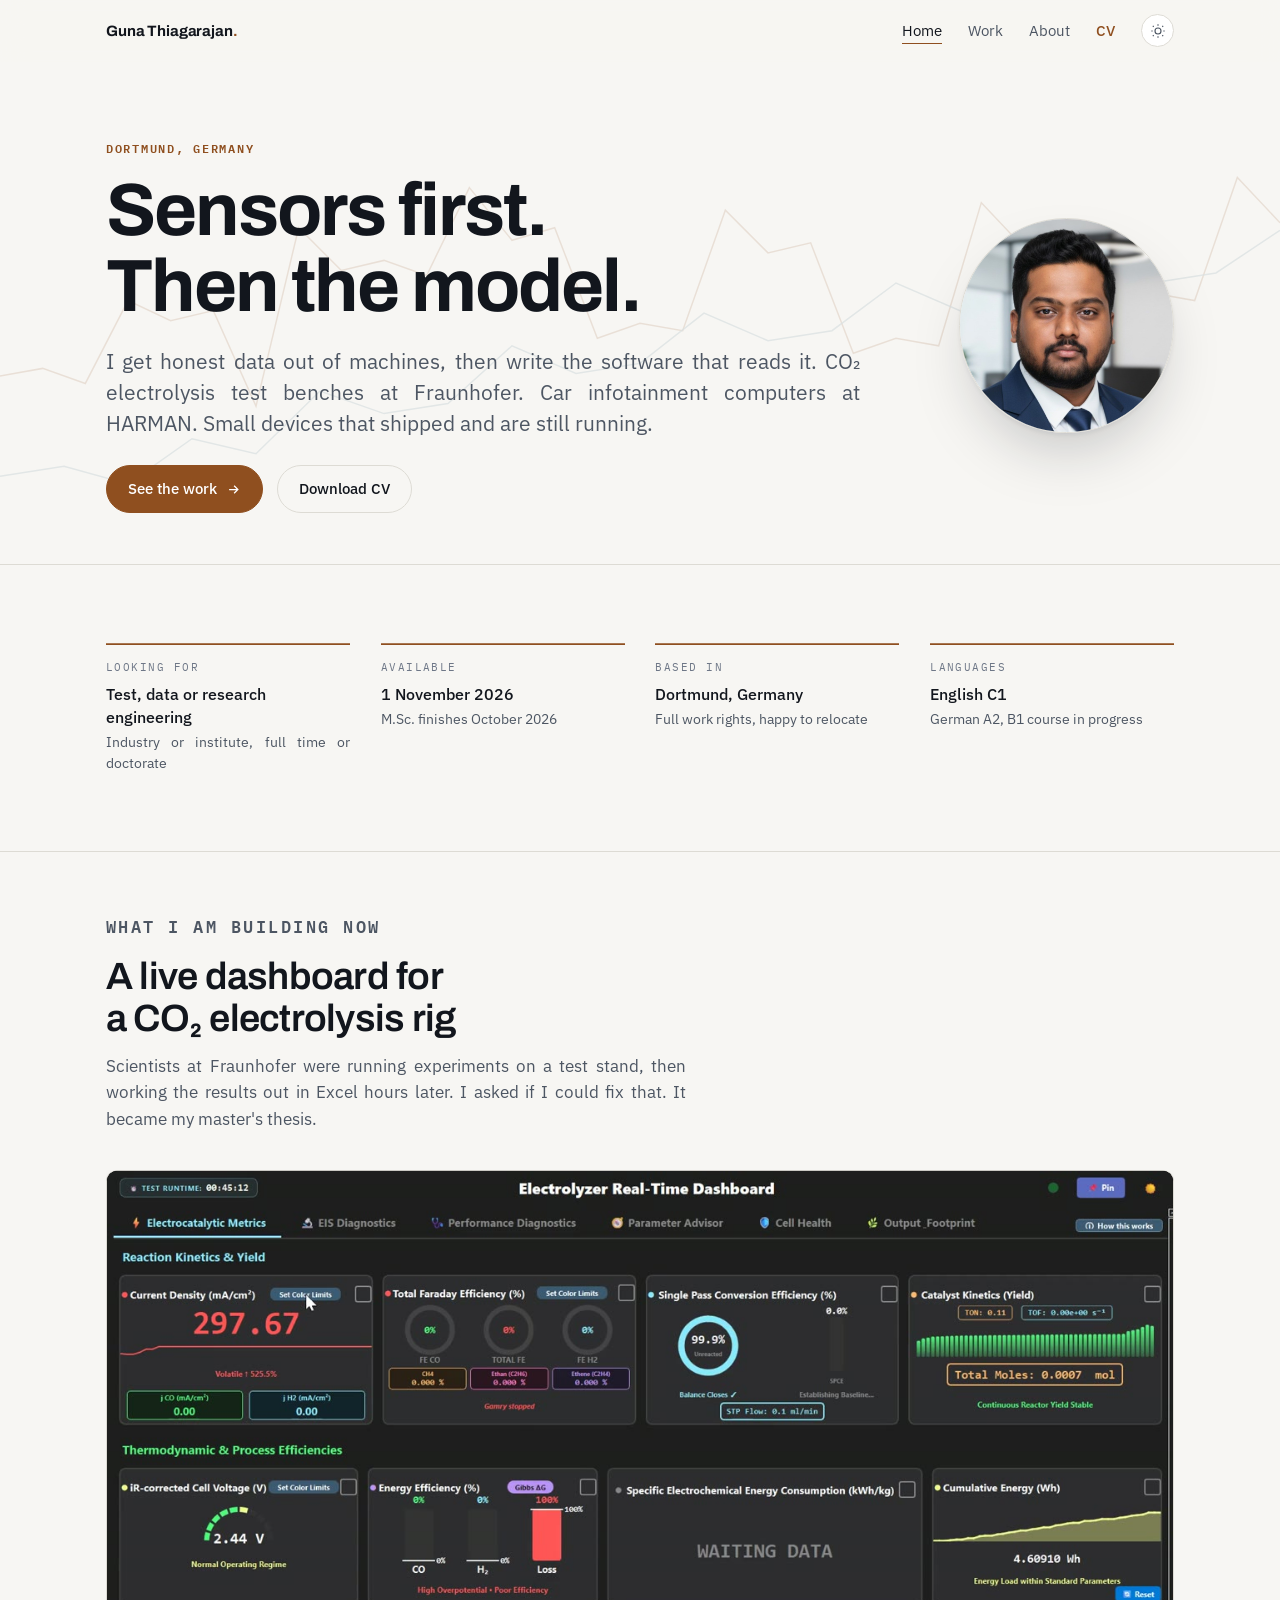
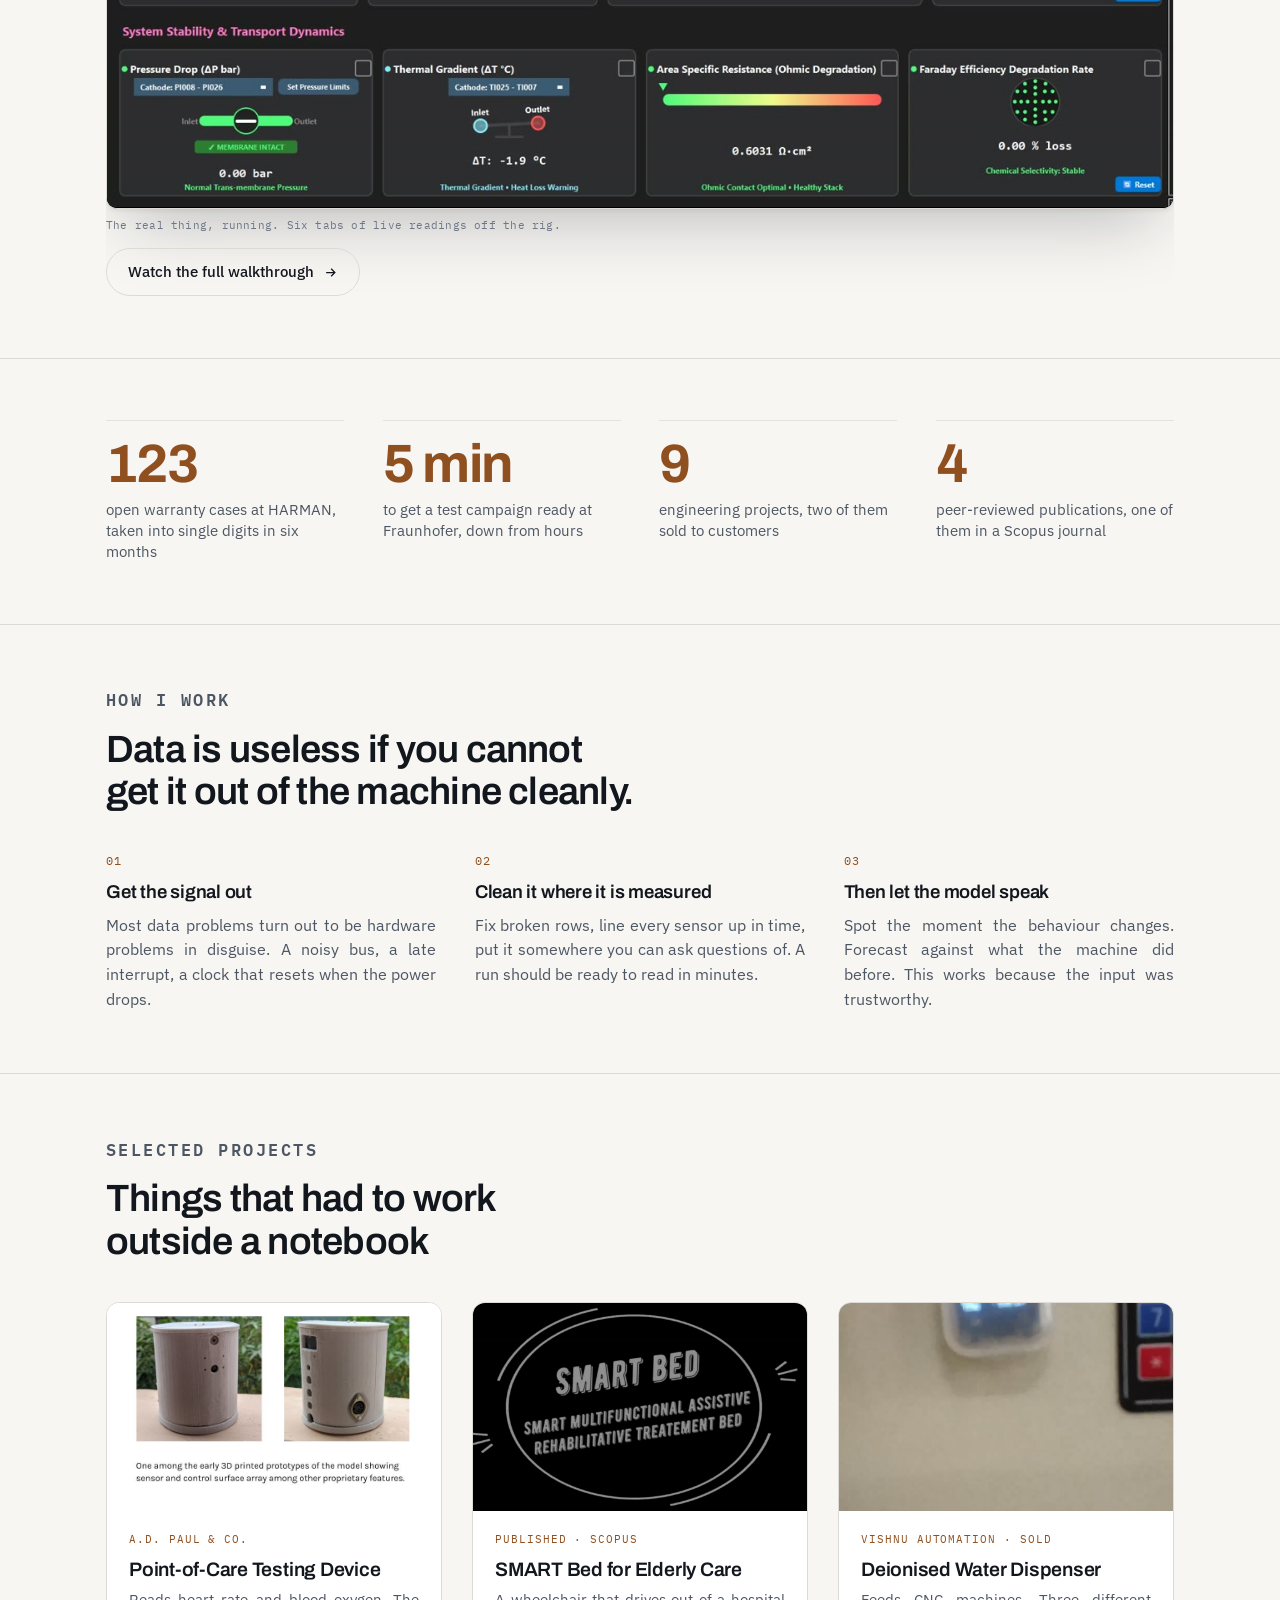
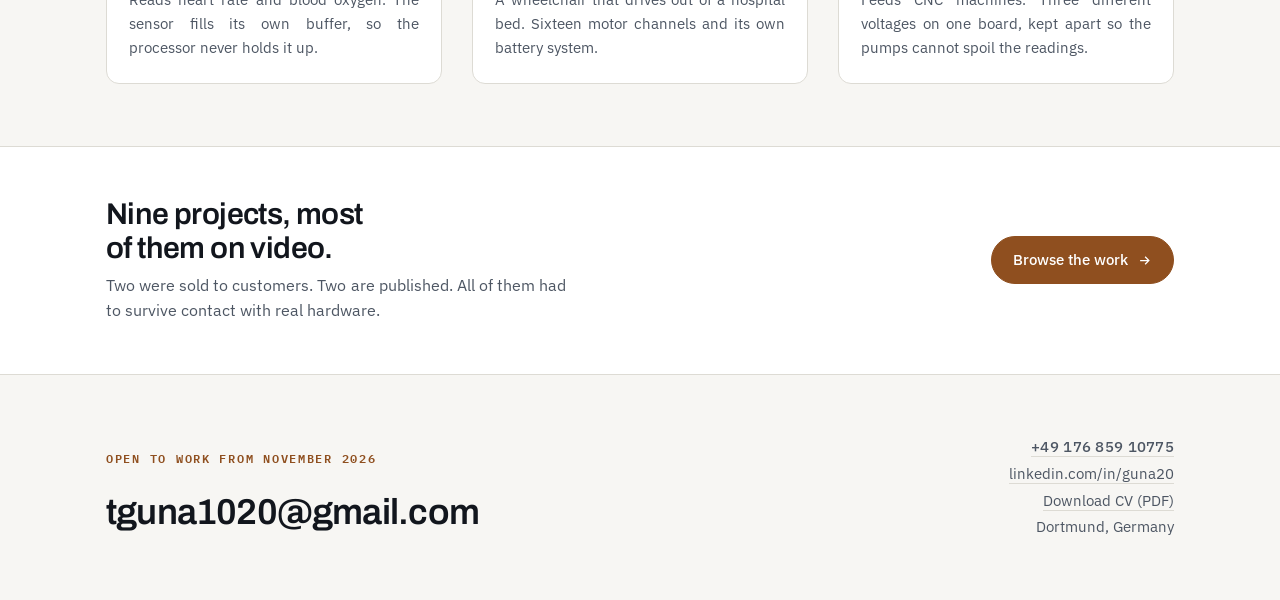
<file: index.html>
﻿<!doctype html>
<html lang="en">
<head>
<meta charset="utf-8">
<meta name="viewport" content="width=device-width, initial-scale=1">
<title>Guna Thiagarajan, edge systems and machine learning</title>
<meta name="description" content="Engineer working where sensors meet machine learning. CO2 electrolysis test benches at Fraunhofer, car infotainment validation at HARMAN and embedded instruments that shipped.">
<link rel="icon" href="assets/favicon.svg" type="image/svg+xml">
<link rel="canonical" href="https://guna201099.github.io/">
<!-- The card that shows when this link is pasted into LinkedIn, Slack or an email. -->
<meta property="og:type" content="website">
<meta property="og:url" content="https://guna201099.github.io/">
<meta property="og:title" content="Guna Thiagarajan, sensors and machine learning">
<meta property="og:description" content="Engineer working where sensors meet machine learning. A live dashboard for a CO2 electrolysis rig at Fraunhofer, car infotainment validation at HARMAN and embedded devices that shipped.">
<meta property="og:image" content="https://guna201099.github.io/assets/poster/digital-twin.jpg">
<meta property="og:image:alt" content="The live dashboard for a CO2 electrolysis rig">
<meta name="twitter:card" content="summary_large_image">
<meta name="author" content="Guna Thiagarajan">
<link rel="preconnect" href="https://fonts.googleapis.com">
<link rel="preconnect" href="https://fonts.gstatic.com" crossorigin>
<link rel="stylesheet" href="https://fonts.googleapis.com/css2?family=Archivo:wght@400;500;600;700&family=IBM+Plex+Mono:wght@400;500;600&family=IBM+Plex+Sans:wght@400;500;600&display=swap">
<link rel="stylesheet" href="assets/css/site.css">
</head>
<body>

<div class="scroll-bar"></div>

<nav class="nav">
  <div class="wrap">
    <a class="brand" href="index.html">Guna Thiagarajan<span>.</span></a>
    <ul class="nav-links">
      <li><a href="index.html" aria-current="page">Home</a></li>
      <li><a href="work.html">Work</a></li>
      <li><a href="about.html">About</a></li>
      <li><a class="nav-cv" href="assets/Guna_Thiagarajan_CV.pdf">CV</a></li>
      <li>
        <button class="theme-btn" type="button" aria-label="Switch colour theme">
          <svg class="sun" viewBox="0 0 24 24" aria-hidden="true"><circle cx="12" cy="12" r="4.5"/><path d="M12 2v2M12 20v2M4.2 4.2l1.4 1.4M18.4 18.4l1.4 1.4M2 12h2M20 12h2M4.2 19.8l1.4-1.4M18.4 5.6l1.4-1.4"/></svg>
          <svg class="moon" viewBox="0 0 24 24" aria-hidden="true"><path d="M20 14.5A8.2 8.2 0 0 1 9.5 4a8.3 8.3 0 1 0 10.5 10.5z"/></svg>
        </button>
      </li>
    </ul>
  </div>
</nav>

<header class="hero">
  <!-- A sensor trace, drawn once. Decoration, but made of the thing this site is about. -->
  <svg class="trace" viewBox="0 0 1200 400" preserveAspectRatio="none" aria-hidden="true">
    <path class="a" vector-effect="non-scaling-stroke" d="M0 250 L40 244 L80 256 L120 190 L160 206 L200 198 L240 274 L280 132 L320 166 L360 158 L400 170 L440 100 L480 142 L520 132 L560 220 L600 208 L640 214 L680 118 L720 152 L760 144 L800 232 L840 220 L880 226 L920 112 L960 148 L1000 138 L1040 196 L1080 184 L1120 190 L1160 92 L1200 128"/>
    <path class="b" vector-effect="non-scaling-stroke" d="M0 330 L60 322 L120 336 L180 300 L240 312 L300 262 L360 280 L420 272 L480 226 L540 248 L600 240 L660 200 L720 222 L780 214 L840 176 L900 198 L960 190 L1020 154 L1080 176 L1140 168 L1200 134"/>
  </svg>

  <div class="wrap hero-grid">
    <div>
      <p class="eyebrow stagger">Dortmund, Germany</p>
      <h1 class="stagger">Sensors first.<br>Then the model.</h1>
      <p class="lede stagger">I get honest data out of machines, then write the software that reads it. CO&#8322; electrolysis test benches at Fraunhofer. Car infotainment computers at HARMAN. Small devices that shipped and are still running.</p>
      <div class="hero-cta stagger">
        <a class="btn" href="work.html">See the work
          <svg viewBox="0 0 24 24" aria-hidden="true"><path d="M5 12h14M13 6l6 6-6 6"/></svg>
        </a>
        <a class="btn btn-ghost" href="assets/Guna_Thiagarajan_CV.pdf">Download CV</a>
      </div>
    </div>
    <div class="hero-portrait stagger">
      <img class="portrait" src="assets/img-profile.jpg" alt="Guna Thiagarajan" width="215" height="215">
    </div>
  </div>
</header>

<hr class="rule">

<!-- The four things a recruiter checks before reading anything else. -->
<section>
  <div class="wrap">
    <dl class="seeking" data-anim="seq">
      <div>
        <dt>Looking for</dt>
        <dd>Test, data or research engineering<small>Industry or institute, full time or doctorate</small></dd>
      </div>
      <div>
        <dt>Available</dt>
        <dd>1 November 2026<small>M.Sc. finishes October 2026</small></dd>
      </div>
      <div>
        <dt>Based in</dt>
        <dd>Dortmund, Germany<small>Full work rights, happy to relocate</small></dd>
      </div>
      <div>
        <dt>Languages</dt>
        <dd>English C1<small>German A2, B1 course in progress</small></dd>
      </div>
    </dl>
  </div>
</section>

<hr class="rule">

<!-- The strongest thing on the site, so it goes first and it plays itself. -->
<section>
  <div class="wrap">
    <div class="sec-head" data-anim="rise">
      <p class="eyebrow">What I am building now</p>
      <h2>A live dashboard for a CO&#8322; electrolysis rig</h2>
      <p>Scientists at Fraunhofer were running experiments on a test stand, then working the results out in Excel hours later. I asked if I could fix that. It became my master's thesis.</p>
    </div>

    <!-- A 22 second loop, so the page opens on something alive rather than on a
         title card. The full five minute walkthrough is on the Work page. -->
    <div class="showreel" data-anim="wipe">
      <div class="player">
        <video data-autoplay muted loop playsinline preload="metadata"
               poster="assets/poster/digital-twin.jpg" aria-label="The dashboard running">
          <source src="assets/video/web/digital-twin-loop.mp4" type="video/mp4">
        </video>
      </div>
      <p class="p-caption">The real thing, running. Six tabs of live readings off the rig.</p>
      <p style="margin-top:14px">
        <a class="btn btn-ghost" href="work.html#digital-twin">Watch the full walkthrough
          <svg viewBox="0 0 24 24" aria-hidden="true"><path d="M5 12h14M13 6l6 6-6 6"/></svg>
        </a>
      </p>
    </div>
  </div>
</section>

<hr class="rule">

<section>
  <div class="wrap">
    <div class="tally" data-anim="seq">
      <div>
        <b><span data-count="123">123</span></b>
        <span>open warranty cases at HARMAN, taken into single digits in six months</span>
      </div>
      <div>
        <b><span data-count="5" data-count-suffix=" min">5 min</span></b>
        <span>to get a test campaign ready at Fraunhofer, down from hours</span>
      </div>
      <div>
        <b><span data-count="9">9</span></b>
        <span>engineering projects, two of them sold to customers</span>
      </div>
      <div>
        <b><span data-count="4">4</span></b>
        <span>peer-reviewed publications, one of them in a Scopus journal</span>
      </div>
    </div>
  </div>
</section>

<hr class="rule">

<section>
  <div class="wrap">
    <div class="sec-head" data-anim="rise">
      <p class="eyebrow">How I work</p>
      <h2>Data is useless if you cannot get it out of the machine cleanly.</h2>
    </div>
    <div class="cols" data-anim="seq">
      <div class="col">
        <span class="num">01</span>
        <h3>Get the signal out</h3>
        <p>Most data problems turn out to be hardware problems in disguise. A noisy bus, a late interrupt, a clock that resets when the power drops.</p>
      </div>
      <div class="col">
        <span class="num">02</span>
        <h3>Clean it where it is measured</h3>
        <p>Fix broken rows, line every sensor up in time, put it somewhere you can ask questions of. A run should be ready to read in minutes.</p>
      </div>
      <div class="col">
        <span class="num">03</span>
        <h3>Then let the model speak</h3>
        <p>Spot the moment the behaviour changes. Forecast against what the machine did before. This works because the input was trustworthy.</p>
      </div>
    </div>
  </div>
</section>

<hr class="rule">

<section>
  <div class="wrap">
    <div class="sec-head" data-anim="rise">
      <p class="eyebrow">Selected projects</p>
      <h2>Things that had to work outside a notebook</h2>
    </div>
    <div class="work-grid" data-anim="seq">

      <a class="card" href="work.html#poct">
        <div class="card-media"><img src="assets/poster/poct-1.jpg" alt="Point-of-care testing device prototype" loading="lazy"></div>
        <div class="card-body">
          <p class="org">A.D. Paul &amp; Co.</p>
          <h3>Point-of-Care Testing Device</h3>
          <p>Reads heart rate and blood oxygen. The sensor fills its own buffer, so the processor never holds it up.</p>
        </div>
      </a>

      <a class="card" href="work.html#smart-bed">
        <div class="card-media"><img src="assets/poster/smart-bed.jpg" alt="SMART Bed for elderly care" loading="lazy"></div>
        <div class="card-body">
          <p class="org">Published &middot; Scopus</p>
          <h3>SMART Bed for Elderly Care</h3>
          <p>A wheelchair that drives out of a hospital bed. Sixteen motor channels and its own battery system.</p>
        </div>
      </a>

      <a class="card" href="work.html#di-water">
        <div class="card-media"><img src="assets/poster/di-water.jpg" alt="Deionised water dispenser" loading="lazy"></div>
        <div class="card-body">
          <p class="org">Vishnu Automation &middot; Sold</p>
          <h3>Deionised Water Dispenser</h3>
          <p>Feeds CNC machines. Three different voltages on one board, kept apart so the pumps cannot spoil the readings.</p>
        </div>
      </a>

    </div>
  </div>
</section>

<div class="cta-band">
  <div class="wrap cta-inner">
    <div>
      <h2>Nine projects, most of them on video.</h2>
      <p>Two were sold to customers. Two are published. All of them had to survive contact with real hardware.</p>
    </div>
    <a class="btn" href="work.html">Browse the work
      <svg viewBox="0 0 24 24" aria-hidden="true"><path d="M5 12h14M13 6l6 6-6 6"/></svg>
    </a>
  </div>
</div>

<footer class="site-foot">
  <div class="wrap foot-grid">
    <div>
      <p class="eyebrow">Open to work from November 2026</p>
      <a class="foot-mail" href="mailto:tguna1020@gmail.com">tguna1020@gmail.com</a>
    </div>
    <div class="foot-meta">
      <a class="foot-phone" href="tel:+4917685910775">+49 176 859 10775</a><br>
      <a href="https://www.linkedin.com/in/guna20/">linkedin.com/in/guna20</a><br>
      <a href="assets/Guna_Thiagarajan_CV.pdf">Download CV (PDF)</a><br>
      Dortmund, Germany
    </div>
  </div>
</footer>

<script src="assets/js/site.js"></script>
</body>
</html>
</file>
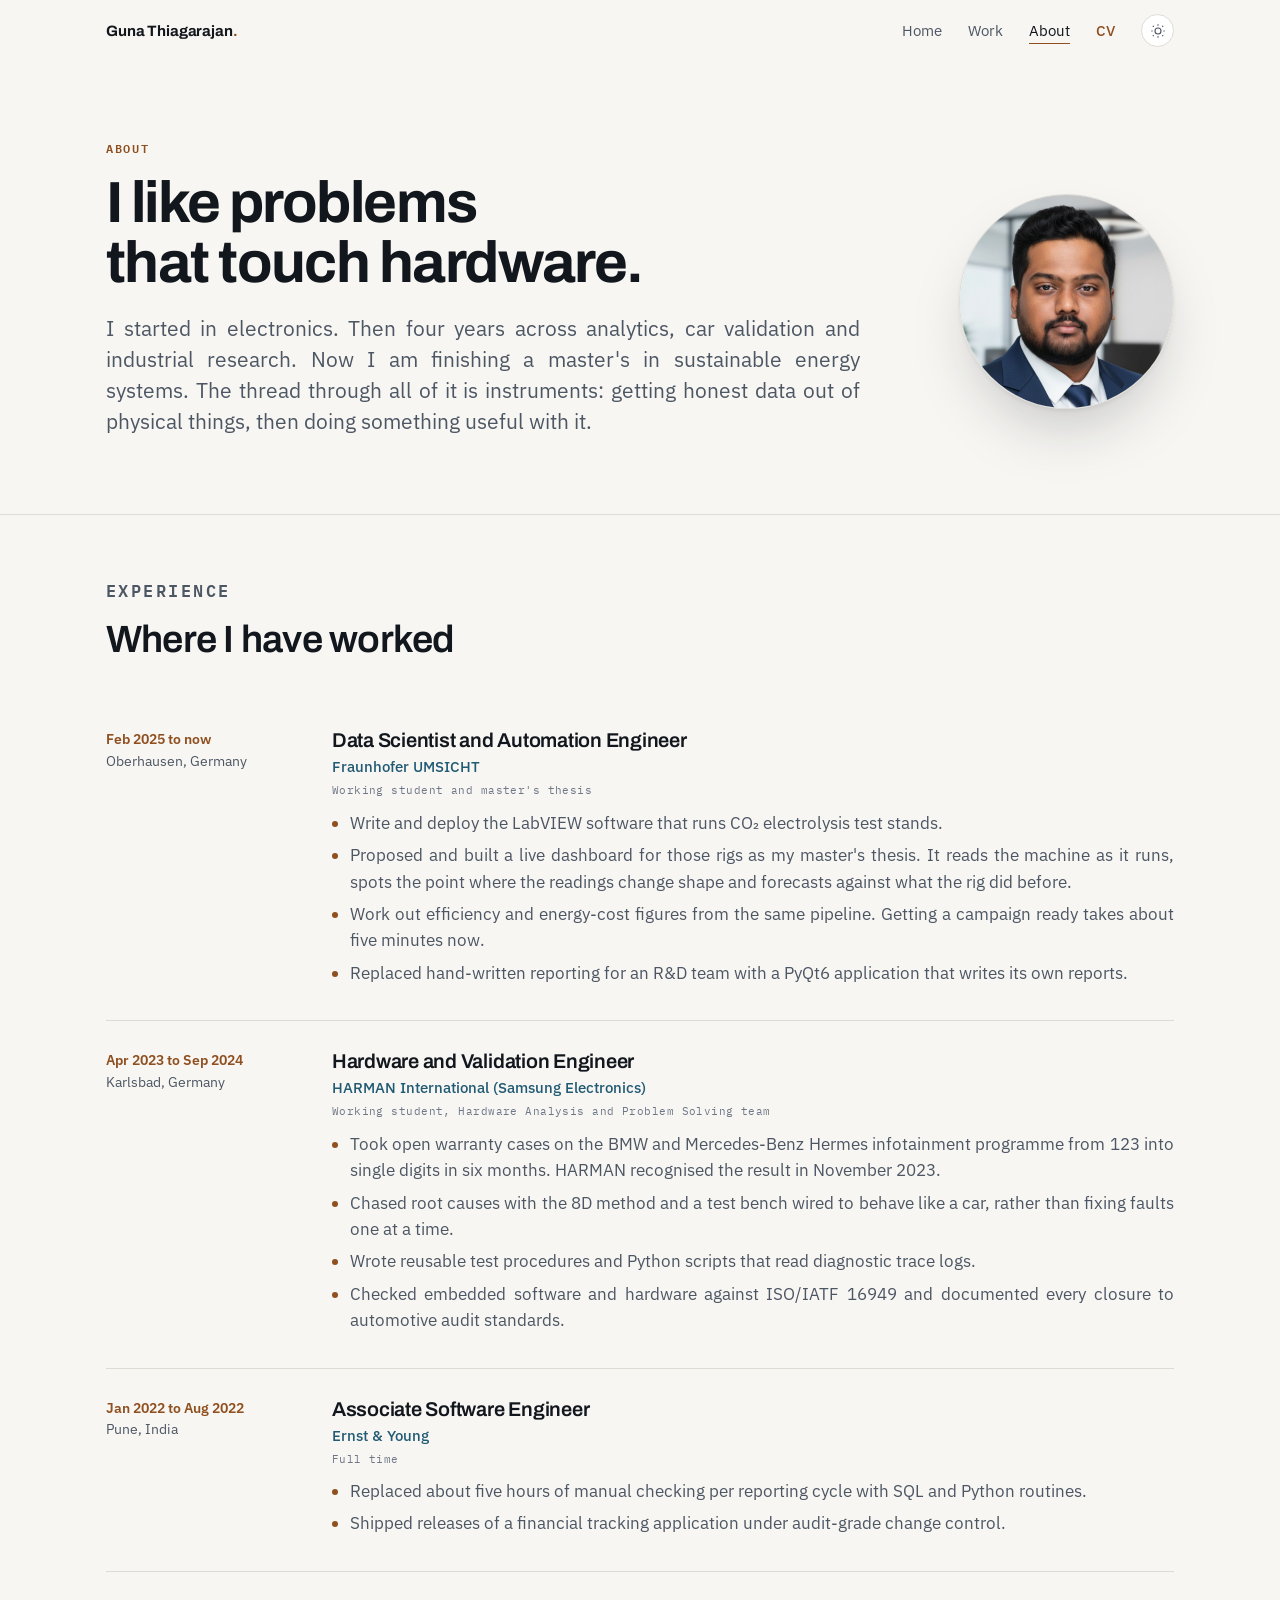
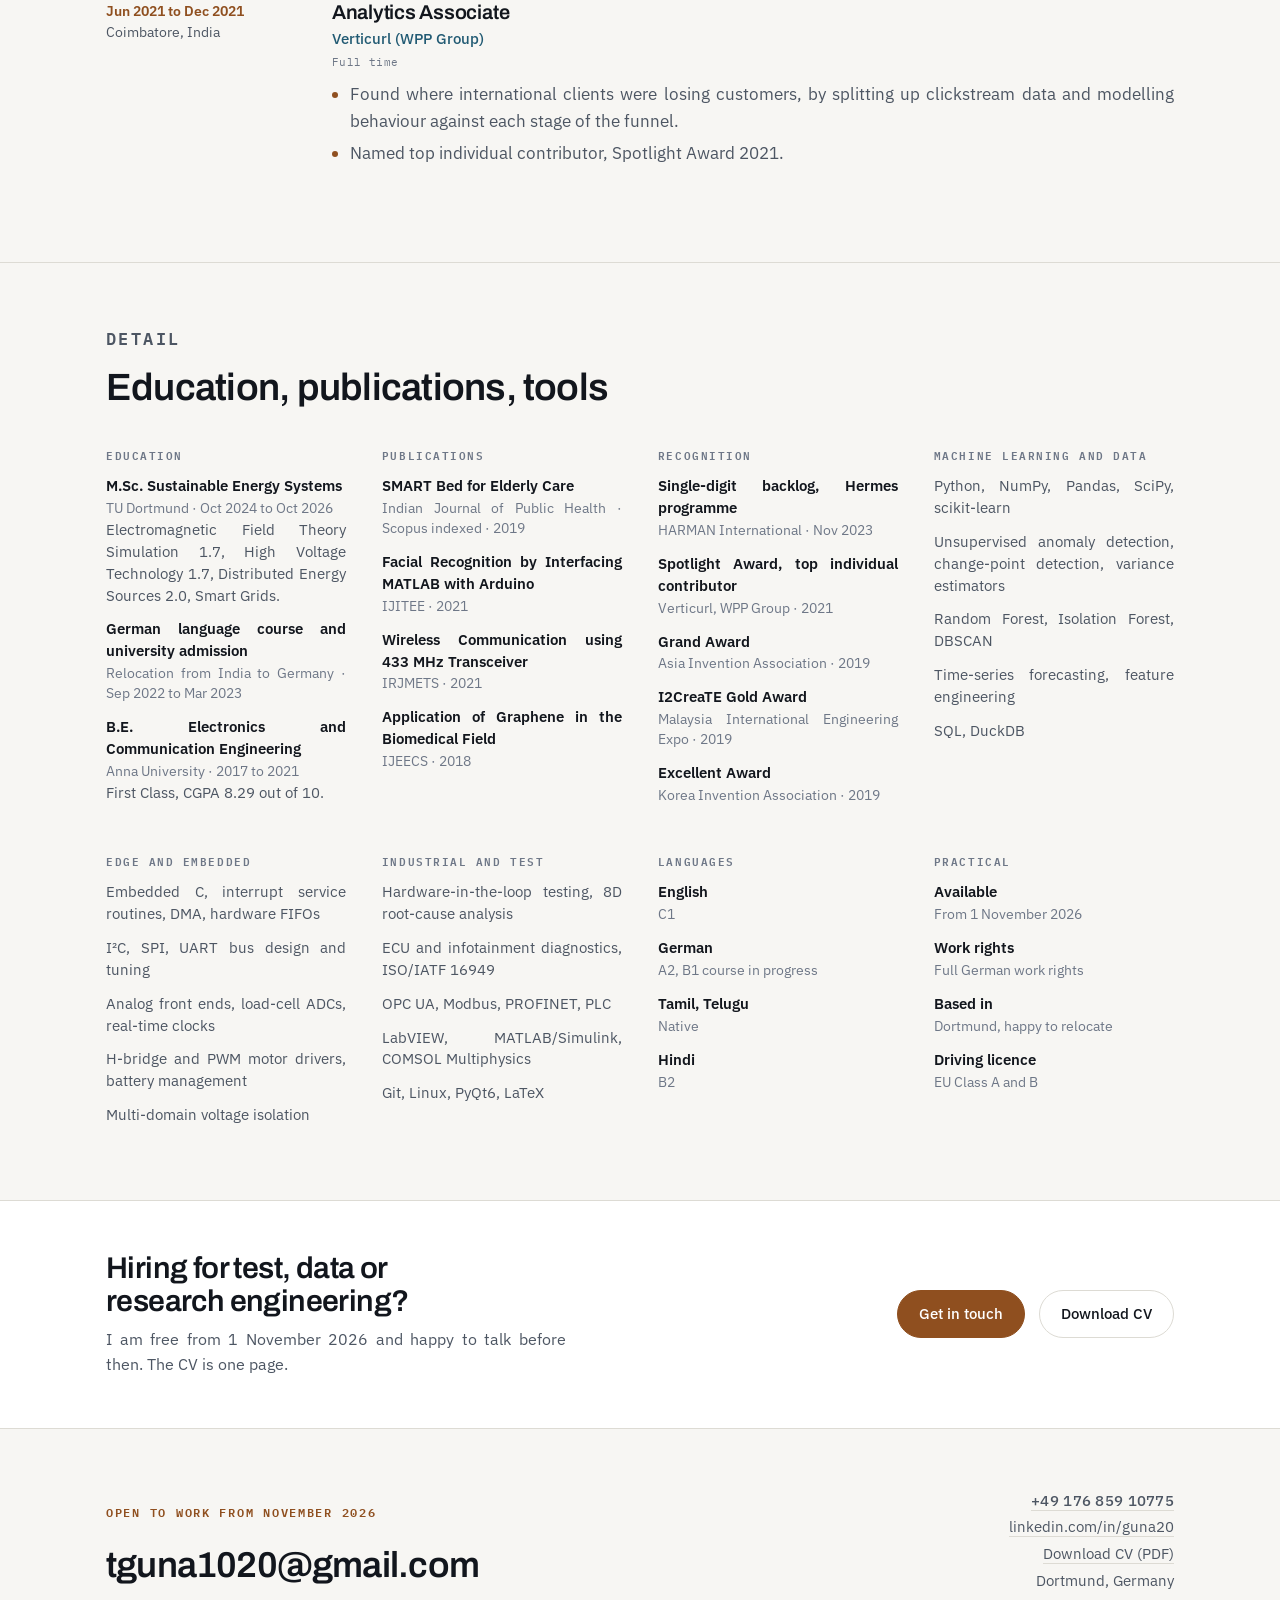
<file: about.html>
﻿<!doctype html>
<html lang="en">
<head>
<meta charset="utf-8">
<meta name="viewport" content="width=device-width, initial-scale=1">
<title>About, Guna Thiagarajan</title>
<meta name="description" content="M.Sc. Sustainable Energy Systems at TU Dortmund. Four years across Fraunhofer UMSICHT, HARMAN International, Ernst &amp; Young and Verticurl.">
<link rel="icon" href="assets/favicon.svg" type="image/svg+xml">
<link rel="canonical" href="https://guna201099.github.io/about.html">
<!-- The card that shows when this link is pasted into LinkedIn, Slack or an email. -->
<meta property="og:type" content="website">
<meta property="og:url" content="https://guna201099.github.io/about.html">
<meta property="og:title" content="About, Guna Thiagarajan">
<meta property="og:description" content="M.Sc. Sustainable Energy Systems at TU Dortmund. Four years across Fraunhofer UMSICHT, HARMAN International, Ernst & Young and Verticurl. Open to work from November 2026.">
<meta property="og:image" content="https://guna201099.github.io/assets/poster/digital-twin.jpg">
<meta property="og:image:alt" content="The live dashboard for a CO2 electrolysis rig">
<meta name="twitter:card" content="summary_large_image">
<meta name="author" content="Guna Thiagarajan">
<link rel="preconnect" href="https://fonts.googleapis.com">
<link rel="preconnect" href="https://fonts.gstatic.com" crossorigin>
<link rel="stylesheet" href="https://fonts.googleapis.com/css2?family=Archivo:wght@400;500;600;700&family=IBM+Plex+Mono:wght@400;500;600&family=IBM+Plex+Sans:wght@400;500;600&display=swap">
<link rel="stylesheet" href="assets/css/site.css">
</head>
<body>

<div class="scroll-bar"></div>

<nav class="nav">
  <div class="wrap">
    <a class="brand" href="index.html">Guna Thiagarajan<span>.</span></a>
    <ul class="nav-links">
      <li><a href="index.html">Home</a></li>
      <li><a href="work.html">Work</a></li>
      <li><a href="about.html" aria-current="page">About</a></li>
      <li><a class="nav-cv" href="assets/Guna_Thiagarajan_CV.pdf">CV</a></li>
      <li>
        <button class="theme-btn" type="button" aria-label="Switch colour theme">
          <svg class="sun" viewBox="0 0 24 24" aria-hidden="true"><circle cx="12" cy="12" r="4.5"/><path d="M12 2v2M12 20v2M4.2 4.2l1.4 1.4M18.4 18.4l1.4 1.4M2 12h2M20 12h2M4.2 19.8l1.4-1.4M18.4 5.6l1.4-1.4"/></svg>
          <svg class="moon" viewBox="0 0 24 24" aria-hidden="true"><path d="M20 14.5A8.2 8.2 0 0 1 9.5 4a8.3 8.3 0 1 0 10.5 10.5z"/></svg>
        </button>
      </li>
    </ul>
  </div>
</nav>

<header class="hero">
  <div class="wrap hero-grid">
    <div>
      <p class="eyebrow stagger">About</p>
      <h1 class="stagger" style="font-size:clamp(32px,5.2vw,58px)">I like problems<br>that touch hardware.</h1>
      <p class="lede stagger" style="margin-top:20px">I started in electronics. Then four years across analytics, car validation and industrial research. Now I am finishing a master's in sustainable energy systems. The thread through all of it is instruments: getting honest data out of physical things, then doing something useful with it.</p>
    </div>
    <div class="hero-portrait stagger">
      <img class="portrait" src="assets/img-profile.jpg" alt="Guna Thiagarajan" width="215" height="215">
    </div>
  </div>
</header>

<hr class="rule">

<section>
  <div class="wrap">
    <div class="sec-head" data-anim="rise">
      <p class="eyebrow">Experience</p>
      <h2>Where I have worked</h2>
    </div>

    <div class="timeline" data-anim="seq">

      <div class="tl-row">
        <div class="tl-when"><b>Feb 2025 to now</b>Oberhausen, Germany</div>
        <div class="tl-body">
          <h3>Data Scientist and Automation Engineer</h3>
          <p class="tl-org">Fraunhofer UMSICHT<span class="tl-kind">Working student and master&#39;s thesis</span></p>
          <ul>
            <li>Write and deploy the LabVIEW software that runs CO&#8322; electrolysis test stands.</li>
            <li>Proposed and built a live dashboard for those rigs as my master's thesis. It reads the machine as it runs, spots the point where the readings change shape and forecasts against what the rig did before.</li>
            <li>Work out efficiency and energy-cost figures from the same pipeline. Getting a campaign ready takes about five minutes now.</li>
            <li>Replaced hand-written reporting for an R&amp;D team with a PyQt6 application that writes its own reports.</li>
          </ul>
        </div>
      </div>

      <div class="tl-row">
        <div class="tl-when"><b>Apr 2023 to Sep 2024</b>Karlsbad, Germany</div>
        <div class="tl-body">
          <h3>Hardware and Validation Engineer</h3>
          <p class="tl-org">HARMAN International (Samsung Electronics)<span class="tl-kind">Working student, Hardware Analysis and Problem Solving team</span></p>
          <ul>
            <li>Took open warranty cases on the BMW and Mercedes-Benz Hermes infotainment programme from 123 into single digits in six months. HARMAN recognised the result in November 2023.</li>
            <li>Chased root causes with the 8D method and a test bench wired to behave like a car, rather than fixing faults one at a time.</li>
            <li>Wrote reusable test procedures and Python scripts that read diagnostic trace logs.</li>
            <li>Checked embedded software and hardware against ISO/IATF 16949 and documented every closure to automotive audit standards.</li>
          </ul>
        </div>
      </div>

      <div class="tl-row">
        <div class="tl-when"><b>Jan 2022 to Aug 2022</b>Pune, India</div>
        <div class="tl-body">
          <h3>Associate Software Engineer</h3>
          <p class="tl-org">Ernst &amp; Young<span class="tl-kind">Full time</span></p>
          <ul>
            <li>Replaced about five hours of manual checking per reporting cycle with SQL and Python routines.</li>
            <li>Shipped releases of a financial tracking application under audit-grade change control.</li>
          </ul>
        </div>
      </div>

      <div class="tl-row">
        <div class="tl-when"><b>Jun 2021 to Dec 2021</b>Coimbatore, India</div>
        <div class="tl-body">
          <h3>Analytics Associate</h3>
          <p class="tl-org">Verticurl (WPP Group)<span class="tl-kind">Full time</span></p>
          <ul>
            <li>Found where international clients were losing customers, by splitting up clickstream data and modelling behaviour against each stage of the funnel.</li>
            <li>Named top individual contributor, Spotlight Award 2021.</li>
          </ul>
        </div>
      </div>

    </div>
  </div>
</section>

<hr class="rule">

<section>
  <div class="wrap">
    <div class="sec-head" data-anim="rise">
      <p class="eyebrow">Detail</p>
      <h2>Education, publications, tools</h2>
    </div>

    <div class="facts" data-anim="seq">

      <div class="fact">
        <h3>Education</h3>
        <ul>
          <li>
            <b>M.Sc. Sustainable Energy Systems</b>
            <i>TU Dortmund &middot; Oct 2024 to Oct 2026</i>
            Electromagnetic Field Theory Simulation 1.7, High Voltage Technology 1.7, Distributed Energy Sources 2.0, Smart Grids.
          </li>
          <li>
            <b>German language course and university admission</b>
            <i>Relocation from India to Germany &middot; Sep 2022 to Mar 2023</i>
          </li>
          <li>
            <b>B.E. Electronics and Communication Engineering</b>
            <i>Anna University &middot; 2017 to 2021</i>
            First Class, CGPA 8.29 out of 10.
          </li>
        </ul>
      </div>

      <div class="fact">
        <h3>Publications</h3>
        <ul>
          <li><b>SMART Bed for Elderly Care</b><i>Indian Journal of Public Health &middot; Scopus indexed &middot; 2019</i></li>
          <li><b>Facial Recognition by Interfacing MATLAB with Arduino</b><i>IJITEE &middot; 2021</i></li>
          <li><b>Wireless Communication using 433 MHz Transceiver</b><i>IRJMETS &middot; 2021</i></li>
          <li><b>Application of Graphene in the Biomedical Field</b><i>IJEECS &middot; 2018</i></li>
        </ul>
      </div>

      <div class="fact">
        <h3>Recognition</h3>
        <ul>
          <li><b>Single-digit backlog, Hermes programme</b><i>HARMAN International &middot; Nov 2023</i></li>
          <li><b>Spotlight Award, top individual contributor</b><i>Verticurl, WPP Group &middot; 2021</i></li>
          <li><b>Grand Award</b><i>Asia Invention Association &middot; 2019</i></li>
          <li><b>I2CreaTE Gold Award</b><i>Malaysia International Engineering Expo &middot; 2019</i></li>
          <li><b>Excellent Award</b><i>Korea Invention Association &middot; 2019</i></li>
        </ul>
      </div>

      <div class="fact">
        <h3>Machine learning and data</h3>
        <ul>
          <li>Python, NumPy, Pandas, SciPy, scikit-learn</li>
          <li>Unsupervised anomaly detection, change-point detection, variance estimators</li>
          <li>Random Forest, Isolation Forest, DBSCAN</li>
          <li>Time-series forecasting, feature engineering</li>
          <li>SQL, DuckDB</li>
        </ul>
      </div>

      <div class="fact">
        <h3>Edge and embedded</h3>
        <ul>
          <li>Embedded C, interrupt service routines, DMA, hardware FIFOs</li>
          <li>I&#178;C, SPI, UART bus design and tuning</li>
          <li>Analog front ends, load-cell ADCs, real-time clocks</li>
          <li>H-bridge and PWM motor drivers, battery management</li>
          <li>Multi-domain voltage isolation</li>
        </ul>
      </div>

      <div class="fact">
        <h3>Industrial and test</h3>
        <ul>
          <li>Hardware-in-the-loop testing, 8D root-cause analysis</li>
          <li>ECU and infotainment diagnostics, ISO/IATF 16949</li>
          <li>OPC UA, Modbus, PROFINET, PLC</li>
          <li>LabVIEW, MATLAB/Simulink, COMSOL Multiphysics</li>
          <li>Git, Linux, PyQt6, LaTeX</li>
        </ul>
      </div>

      <div class="fact">
        <h3>Languages</h3>
        <ul>
          <li><b>English</b><i>C1</i></li>
          <li><b>German</b><i>A2, B1 course in progress</i></li>
          <li><b>Tamil, Telugu</b><i>Native</i></li>
          <li><b>Hindi</b><i>B2</i></li>
        </ul>
      </div>

      <div class="fact">
        <h3>Practical</h3>
        <ul>
          <li><b>Available</b><i>From 1 November 2026</i></li>
          <li><b>Work rights</b><i>Full German work rights</i></li>
          <li><b>Based in</b><i>Dortmund, happy to relocate</i></li>
          <li><b>Driving licence</b><i>EU Class A and B</i></li>
        </ul>
      </div>

    </div>
  </div>
</section>

<div class="cta-band">
  <div class="wrap cta-inner">
    <div>
      <h2>Hiring for test, data or research engineering?</h2>
      <p>I am free from 1 November 2026 and happy to talk before then. The CV is one page.</p>
    </div>
    <div class="hero-cta">
      <a class="btn" href="mailto:tguna1020@gmail.com">Get in touch</a>
      <a class="btn btn-ghost" href="assets/Guna_Thiagarajan_CV.pdf">Download CV</a>
    </div>
  </div>
</div>

<footer class="site-foot">
  <div class="wrap foot-grid">
    <div>
      <p class="eyebrow">Open to work from November 2026</p>
      <a class="foot-mail" href="mailto:tguna1020@gmail.com">tguna1020@gmail.com</a>
    </div>
    <div class="foot-meta">
      <a class="foot-phone" href="tel:+4917685910775">+49 176 859 10775</a><br>
      <a href="https://www.linkedin.com/in/guna20/">linkedin.com/in/guna20</a><br>
      <a href="assets/Guna_Thiagarajan_CV.pdf">Download CV (PDF)</a><br>
      Dortmund, Germany
    </div>
  </div>
</footer>

<script src="assets/js/site.js"></script>
</body>
</html>
</file>
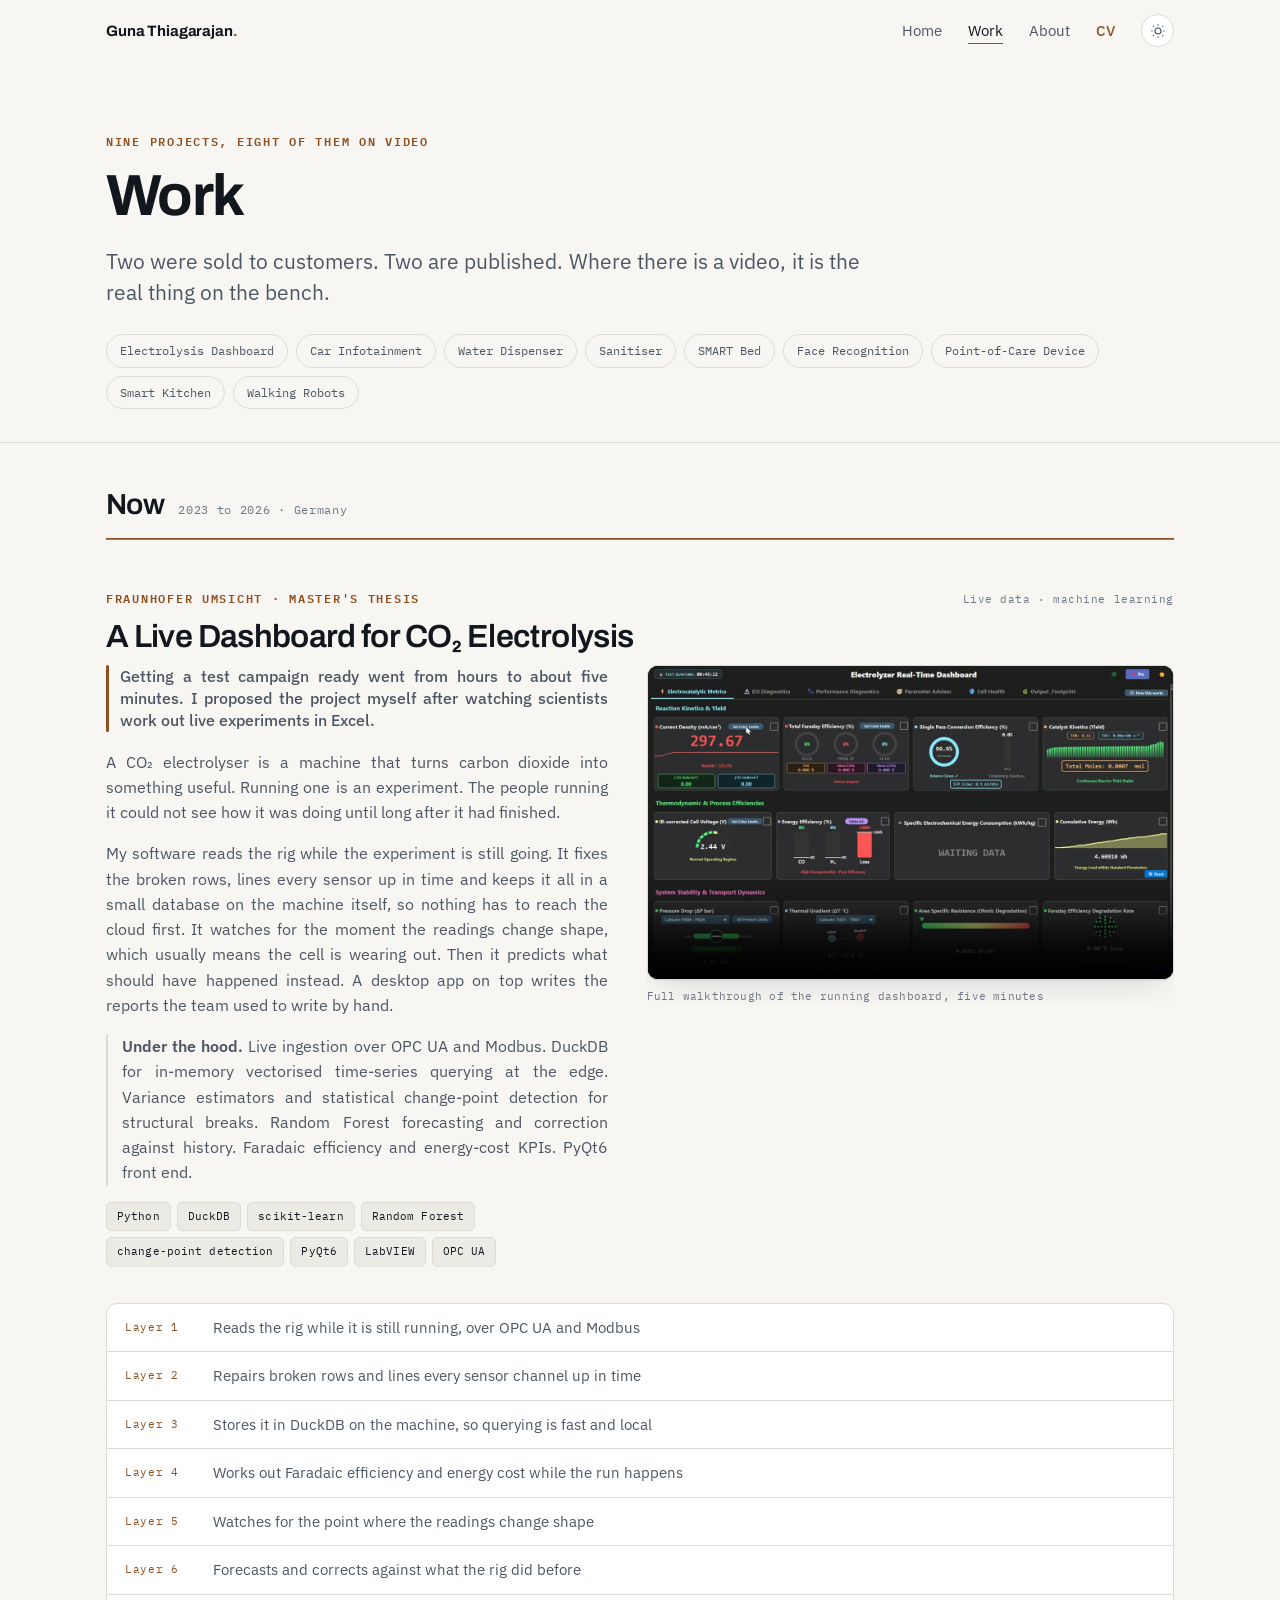
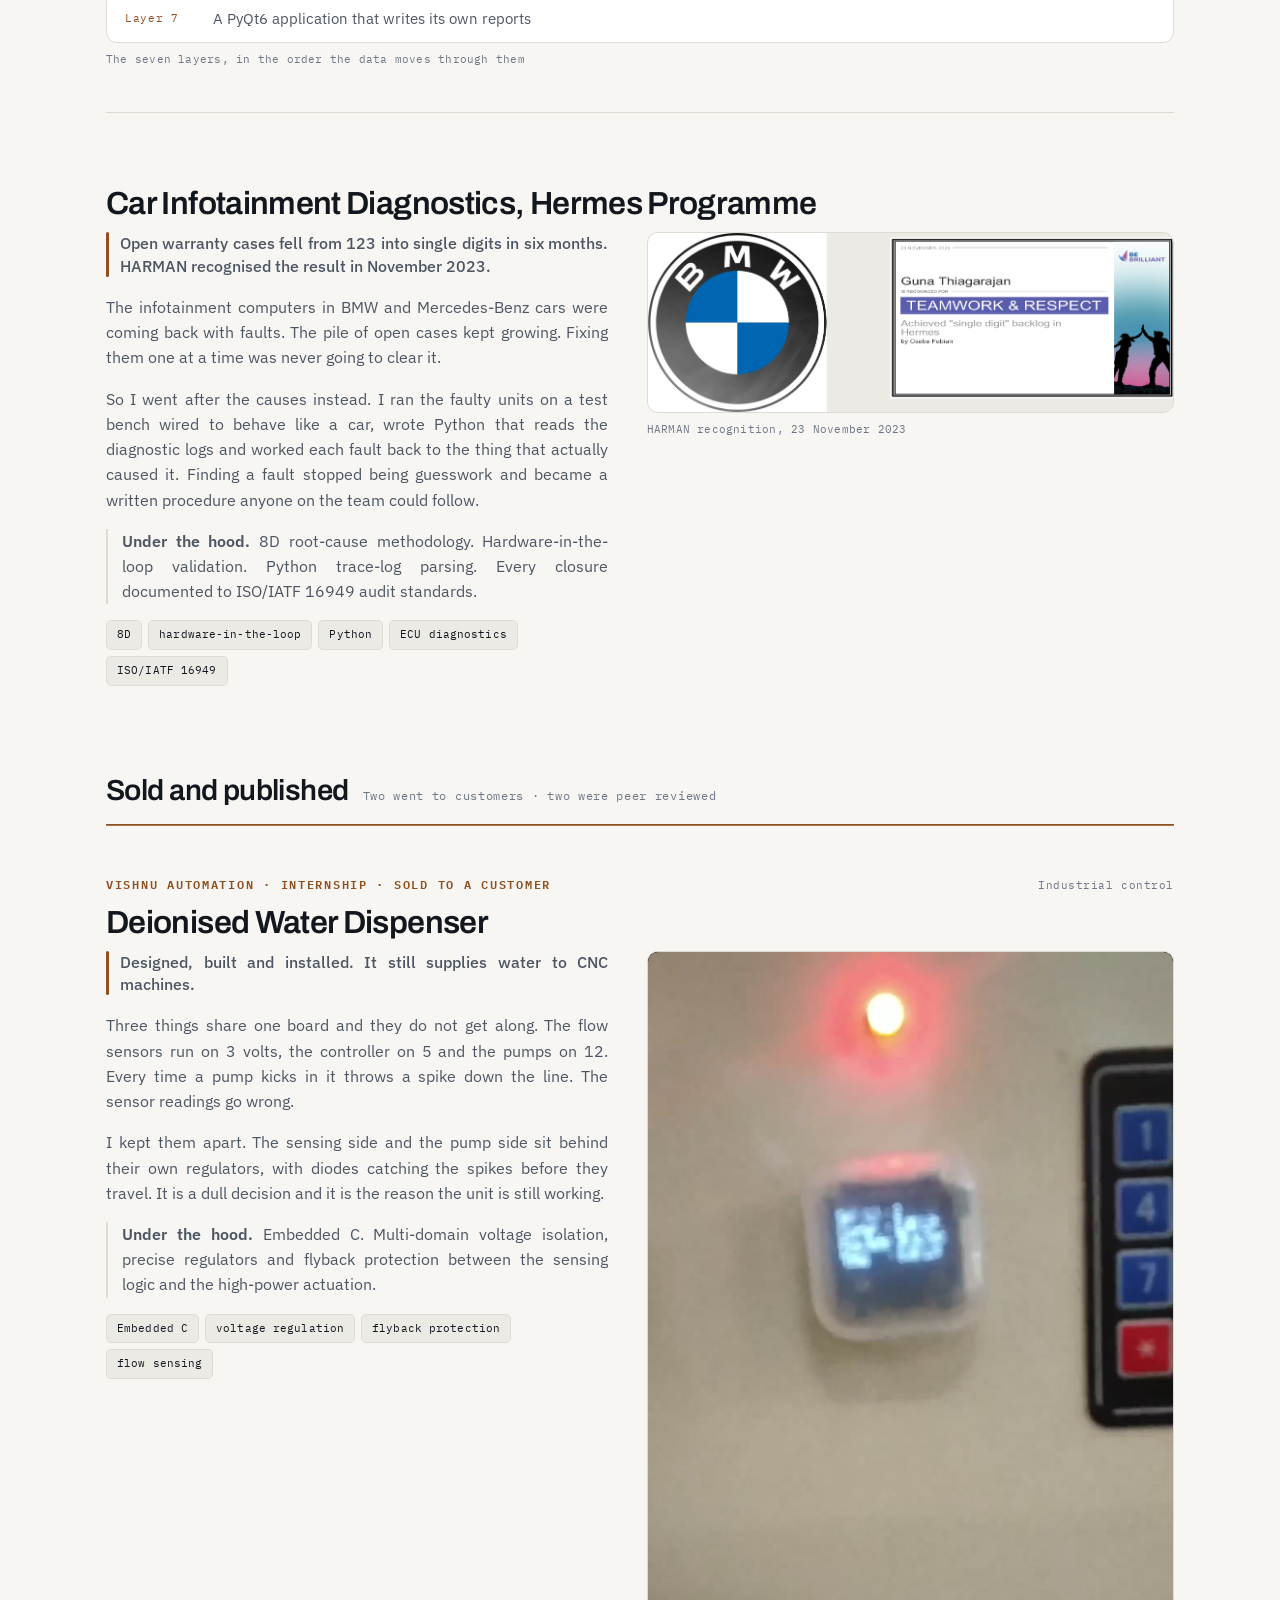
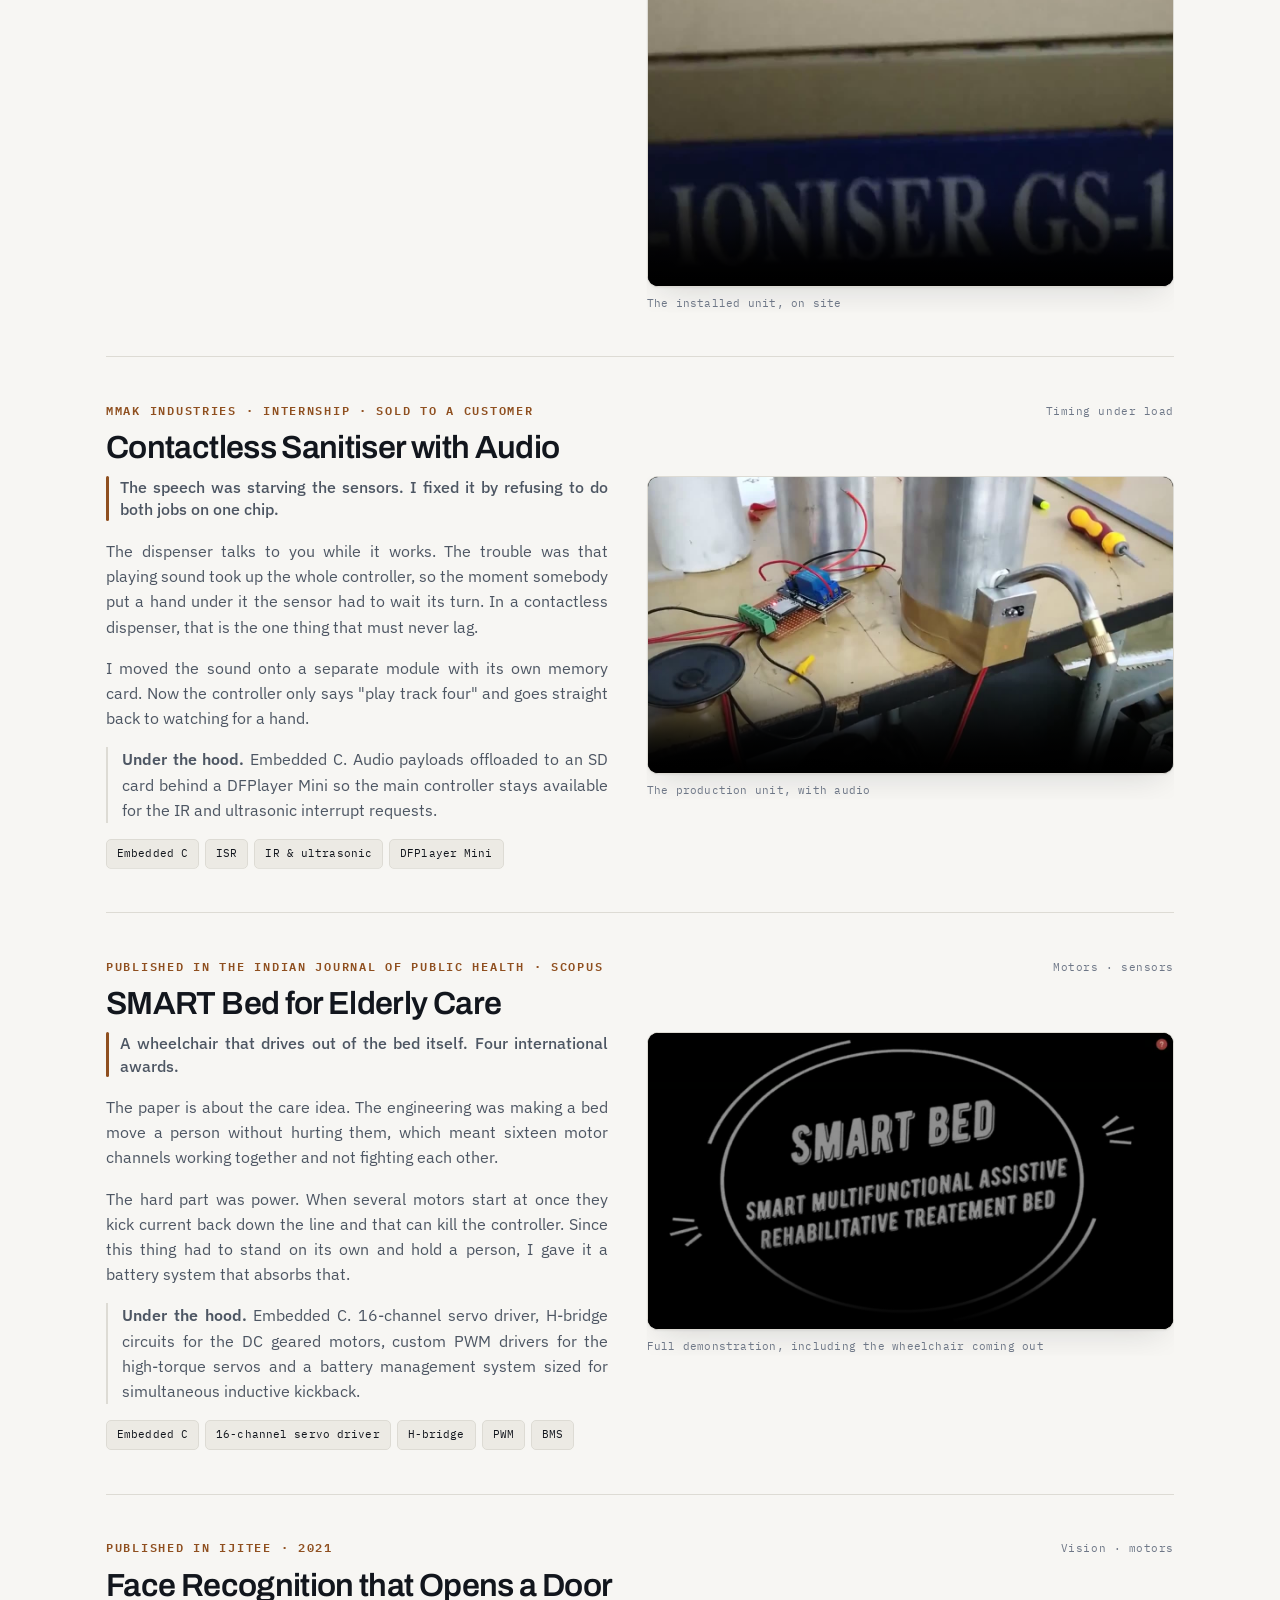
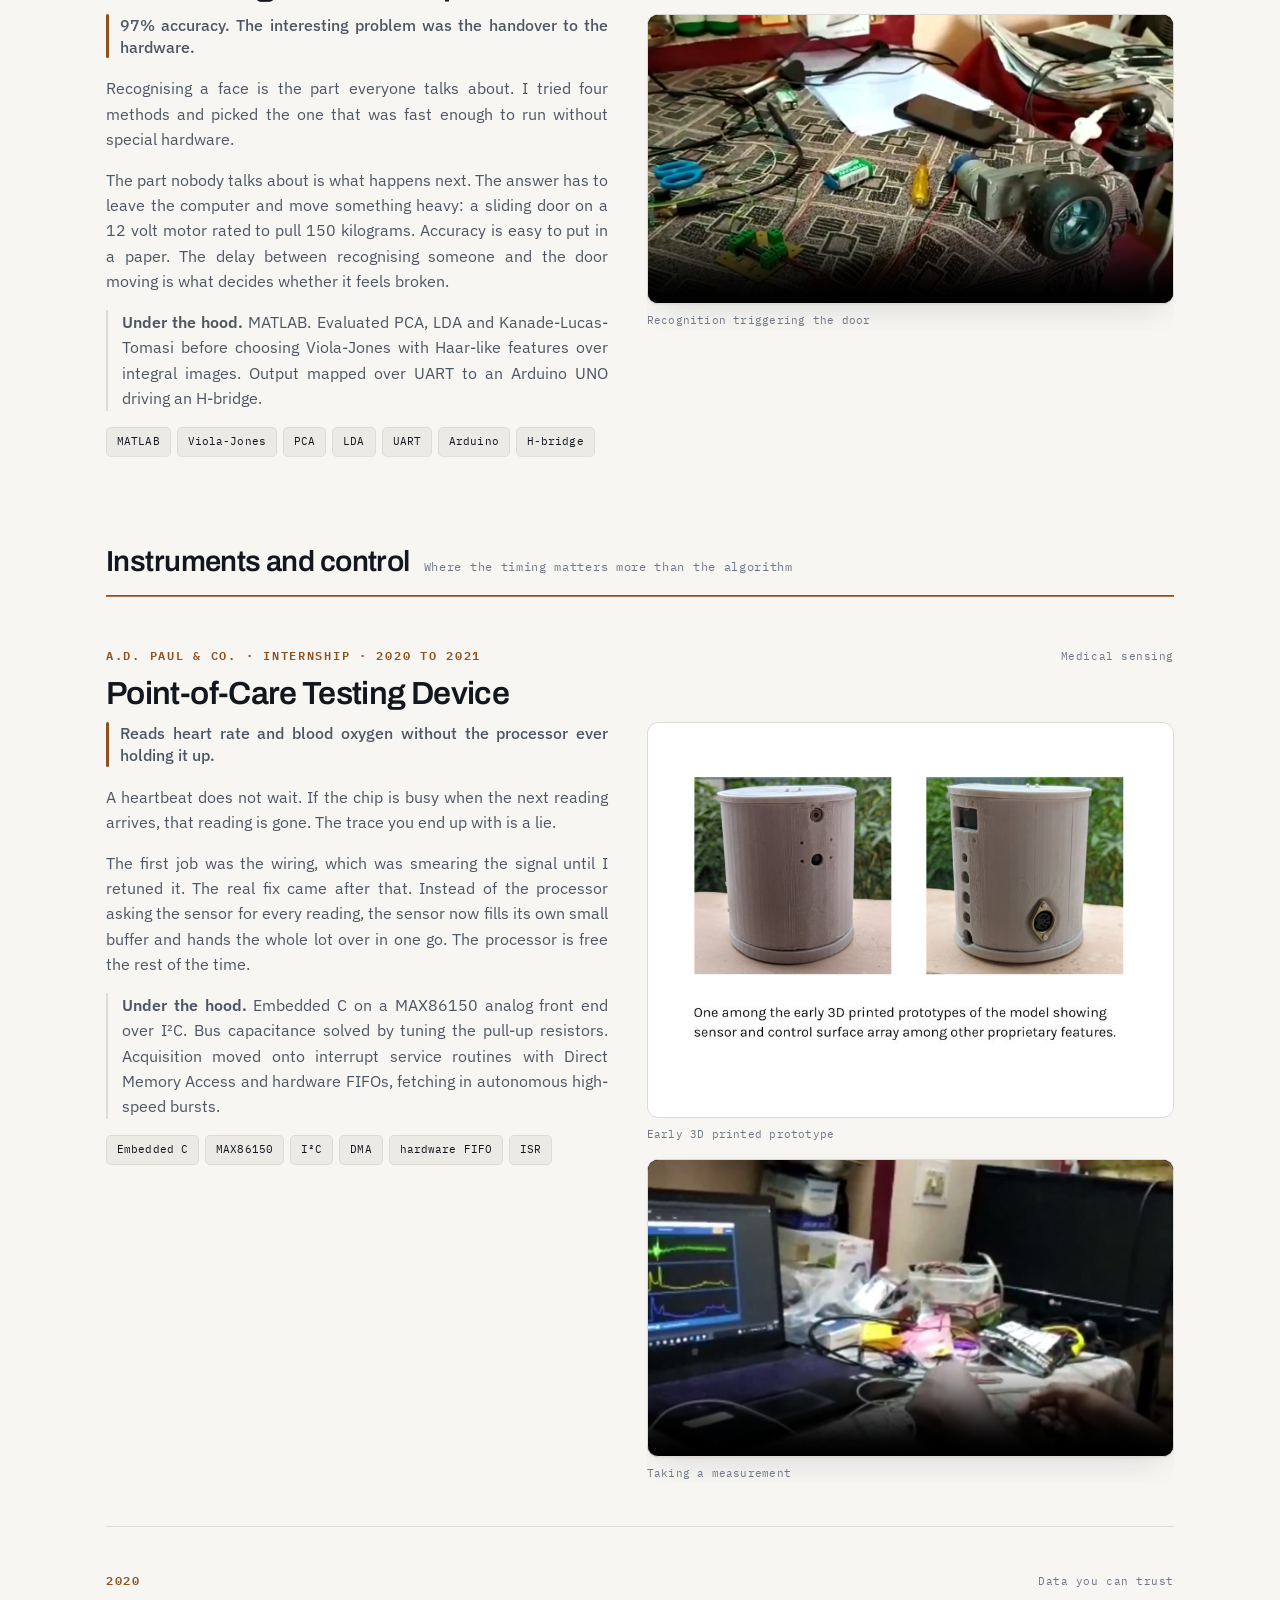
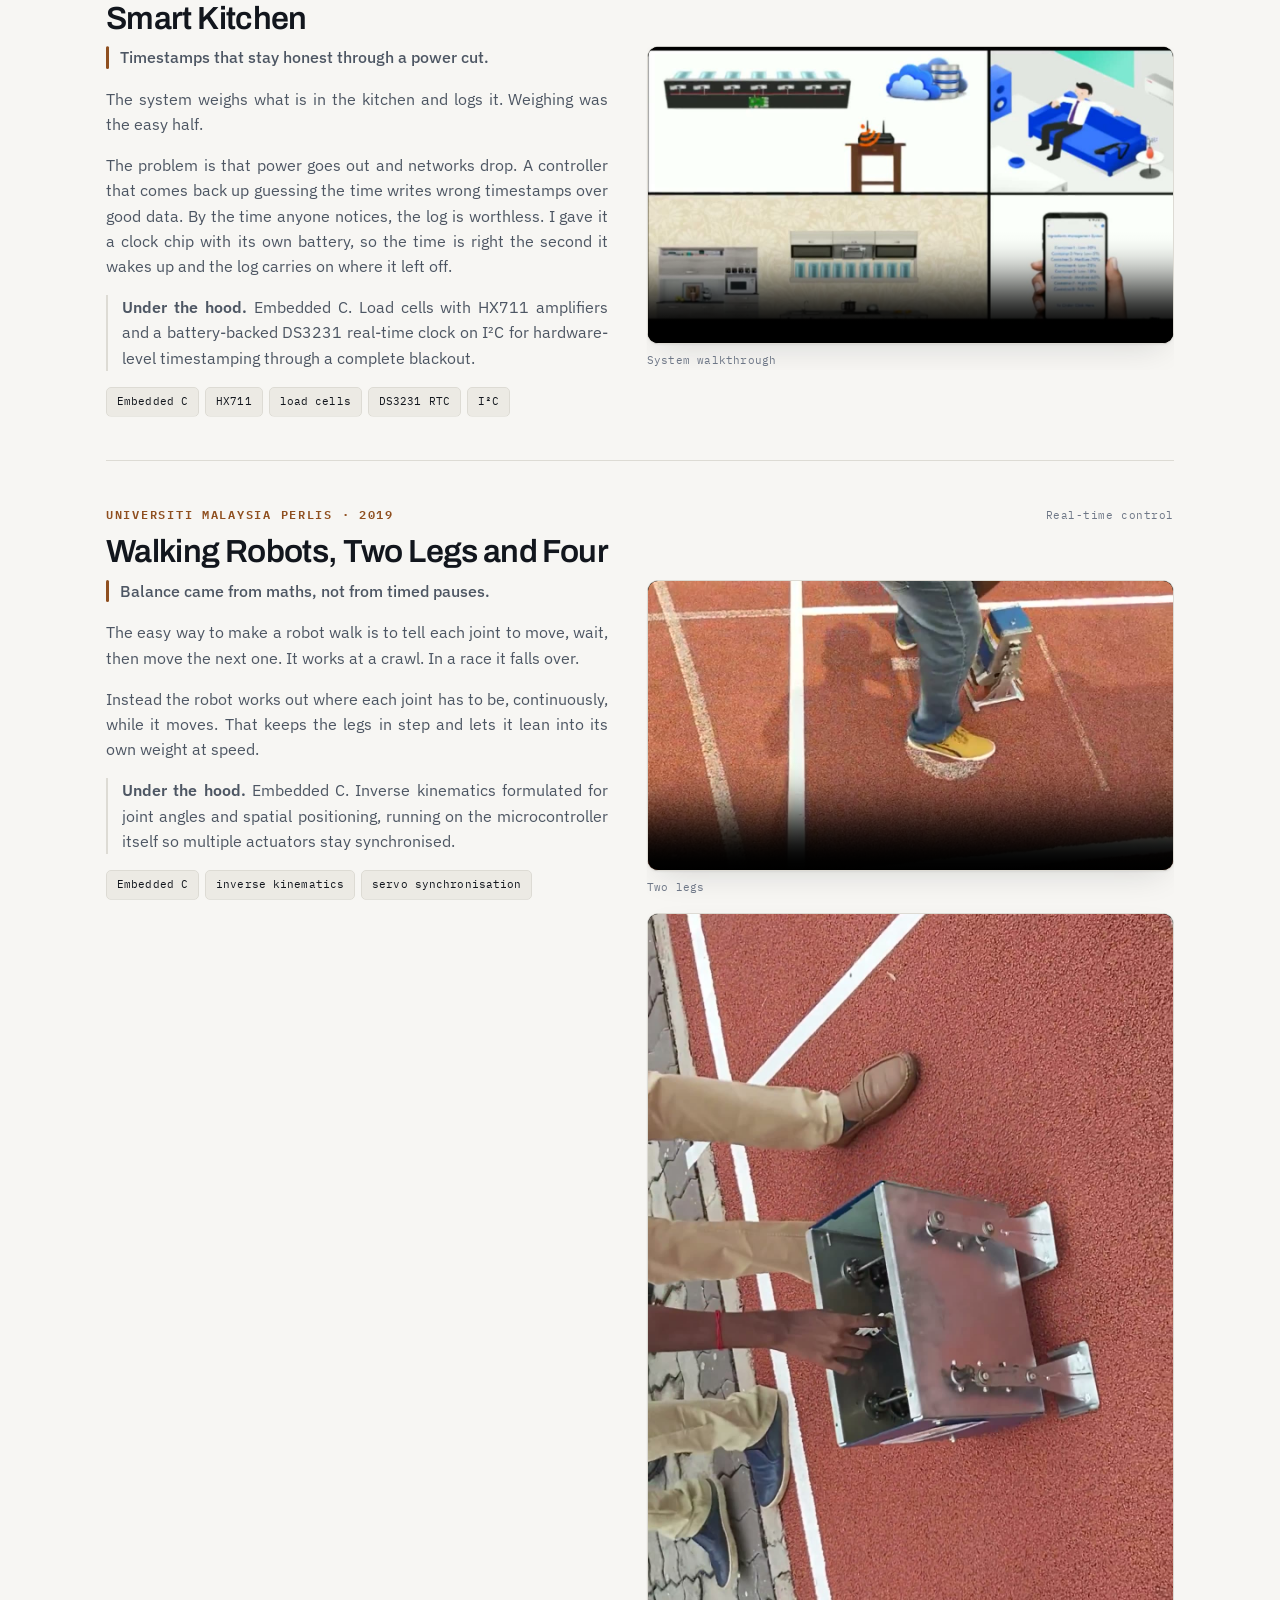
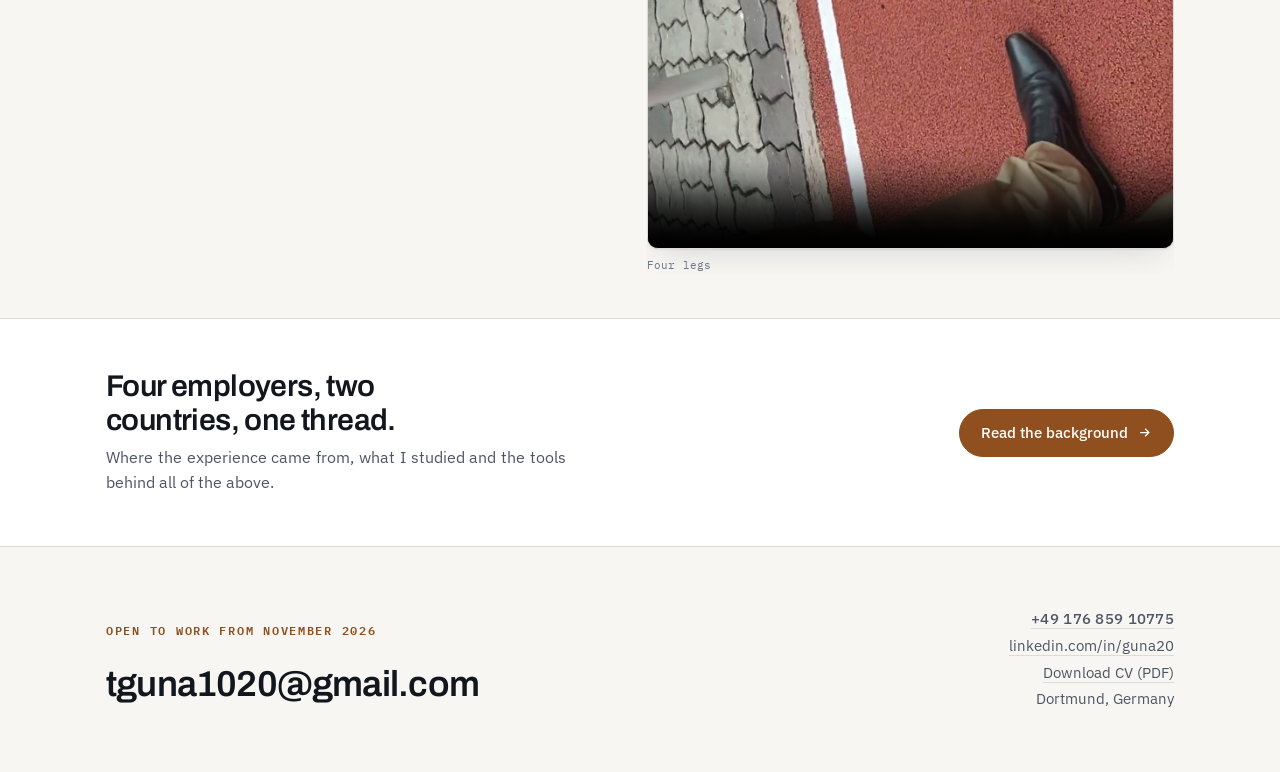
<file: work.html>
﻿<!doctype html>
<html lang="en">
<head>
<meta charset="utf-8">
<meta name="viewport" content="width=device-width, initial-scale=1">
<title>Work, Guna Thiagarajan</title>
<meta name="description" content="Nine engineering projects with video. An electrolysis dashboard, car infotainment diagnostics for BMW and Mercedes-Benz, two devices sold to customers, published research and walking robots.">
<link rel="icon" href="assets/favicon.svg" type="image/svg+xml">
<link rel="canonical" href="https://guna201099.github.io/work.html">
<!-- The card that shows when this link is pasted into LinkedIn, Slack or an email. -->
<meta property="og:type" content="website">
<meta property="og:url" content="https://guna201099.github.io/work.html">
<meta property="og:title" content="Work, Guna Thiagarajan">
<meta property="og:description" content="Nine engineering projects, eight of them on video. An electrolysis dashboard, car infotainment diagnostics for BMW and Mercedes-Benz, two devices sold to customers, published research and walking robots.">
<meta property="og:image" content="https://guna201099.github.io/assets/poster/digital-twin.jpg">
<meta property="og:image:alt" content="The live dashboard for a CO2 electrolysis rig">
<meta name="twitter:card" content="summary_large_image">
<meta name="author" content="Guna Thiagarajan">
<link rel="preconnect" href="https://fonts.googleapis.com">
<link rel="preconnect" href="https://fonts.gstatic.com" crossorigin>
<link rel="stylesheet" href="https://fonts.googleapis.com/css2?family=Archivo:wght@400;500;600;700&family=IBM+Plex+Mono:wght@400;500;600&family=IBM+Plex+Sans:wght@400;500;600&display=swap">
<link rel="stylesheet" href="assets/css/site.css">
</head>
<body>

<div class="scroll-bar"></div>

<nav class="nav">
  <div class="wrap">
    <a class="brand" href="index.html">Guna Thiagarajan<span>.</span></a>
    <ul class="nav-links">
      <li><a href="index.html">Home</a></li>
      <li><a href="work.html" aria-current="page">Work</a></li>
      <li><a href="about.html">About</a></li>
      <li><a class="nav-cv" href="assets/Guna_Thiagarajan_CV.pdf">CV</a></li>
      <li>
        <button class="theme-btn" type="button" aria-label="Switch colour theme">
          <svg class="sun" viewBox="0 0 24 24" aria-hidden="true"><circle cx="12" cy="12" r="4.5"/><path d="M12 2v2M12 20v2M4.2 4.2l1.4 1.4M18.4 18.4l1.4 1.4M2 12h2M20 12h2M4.2 19.8l1.4-1.4M18.4 5.6l1.4-1.4"/></svg>
          <svg class="moon" viewBox="0 0 24 24" aria-hidden="true"><path d="M20 14.5A8.2 8.2 0 0 1 9.5 4a8.3 8.3 0 1 0 10.5 10.5z"/></svg>
        </button>
      </li>
    </ul>
  </div>
</nav>

<header class="hero" style="padding-block:clamp(38px,5.5vw,70px) clamp(20px,2.6vw,34px)">
  <div class="wrap">
    <p class="eyebrow stagger">Nine projects, eight of them on video</p>
    <h1 class="stagger" style="font-size:clamp(32px,5.2vw,58px)">Work</h1>
    <p class="lede stagger" style="margin-top:18px;margin-bottom:26px">Two were sold to customers. Two are published. Where there is a video, it is the real thing on the bench.</p>
    <ul class="jump stagger">
      <li><a href="#digital-twin">Electrolysis Dashboard</a></li>
      <li><a href="#harman">Car Infotainment</a></li>
      <li><a href="#di-water">Water Dispenser</a></li>
      <li><a href="#sanitizer">Sanitiser</a></li>
      <li><a href="#smart-bed">SMART Bed</a></li>
      <li><a href="#face-recognition">Face Recognition</a></li>
      <li><a href="#poct">Point-of-Care Device</a></li>
      <li><a href="#smart-kitchen">Smart Kitchen</a></li>
      <li><a href="#robots">Walking Robots</a></li>
    </ul>
  </div>
</header>

<hr class="rule">

<main class="wrap">

  <!-- ================================================ NOW -->
  <div class="group">
    <div class="group-head" data-anim="rise">
      <h2>Now</h2>
      <span>2023 to 2026 &middot; Germany</span>
    </div>

    <article class="project" id="digital-twin">
      <div class="p-top" data-anim="rise">
        <p class="eyebrow">Fraunhofer UMSICHT &middot; master's thesis</p>
        <span class="tags">Live data &middot; machine learning</span>
      </div>
      <h2 data-anim="rise">A Live Dashboard for CO&#8322; Electrolysis</h2>
      <div class="p-body">
        <div class="p-text" data-anim="rise">
          <p class="result">Getting a test campaign ready went from hours to about five minutes. I proposed the project myself after watching scientists work out live experiments in Excel.</p>
          <p>A CO&#8322; electrolyser is a machine that turns carbon dioxide into something useful. Running one is an experiment. The people running it could not see how it was doing until long after it had finished.</p>
          <p>My software reads the rig while the experiment is still going. It fixes the broken rows, lines every sensor up in time and keeps it all in a small database on the machine itself, so nothing has to reach the cloud first. It watches for the moment the readings change shape, which usually means the cell is wearing out. Then it predicts what should have happened instead. A desktop app on top writes the reports the team used to write by hand.</p>
          <p class="tech"><b>Under the hood.</b> Live ingestion over OPC UA and Modbus. DuckDB for in-memory vectorised time-series querying at the edge. Variance estimators and statistical change-point detection for structural breaks. Random Forest forecasting and correction against history. Faradaic efficiency and energy-cost KPIs. PyQt6 front end.</p>
          <ul class="stack">
            <li>Python</li><li>DuckDB</li><li>scikit-learn</li><li>Random Forest</li>
            <li>change-point detection</li><li>PyQt6</li><li>LabVIEW</li><li>OPC UA</li>
          </ul>
        </div>
        <div data-anim="wipe">
          <div class="player">
            <video controls preload="metadata" playsinline poster="assets/poster/digital-twin.jpg">
              <source src="assets/video/web/digital-twin.mp4" type="video/mp4">
            </video>
          </div>
          <p class="p-caption">Full walkthrough of the running dashboard, five minutes</p>
        </div>
      </div>

      <div style="margin-top:clamp(22px,3vw,36px)" data-anim="seq">
        <dl class="spec-panel">
          <div><dt>Layer 1</dt><dd>Reads the rig while it is still running, over OPC UA and Modbus</dd></div>
          <div><dt>Layer 2</dt><dd>Repairs broken rows and lines every sensor channel up in time</dd></div>
          <div><dt>Layer 3</dt><dd>Stores it in DuckDB on the machine, so querying is fast and local</dd></div>
          <div><dt>Layer 4</dt><dd>Works out Faradaic efficiency and energy cost while the run happens</dd></div>
          <div><dt>Layer 5</dt><dd>Watches for the point where the readings change shape</dd></div>
          <div><dt>Layer 6</dt><dd>Forecasts and corrects against what the rig did before</dd></div>
          <div><dt>Layer 7</dt><dd>A PyQt6 application that writes its own reports</dd></div>
        </dl>
        <p class="p-caption">The seven layers, in the order the data moves through them</p>
      </div>
    </article>

    <article class="project" id="harman">
      <div class="p-top" data-anim="rise">
        <p class="eyebrow">HARMAN International &middot; 2023 to 2024</p>
        <span class="tags">Validation &middot; root cause</span>
      </div>
      <h2 data-anim="rise">Car Infotainment Diagnostics, Hermes Programme</h2>
      <div class="p-body">
        <div class="p-text" data-anim="rise">
          <p class="result">Open warranty cases fell from 123 into single digits in six months. HARMAN recognised the result in November 2023.</p>
          <p>The infotainment computers in BMW and Mercedes-Benz cars were coming back with faults. The pile of open cases kept growing. Fixing them one at a time was never going to clear it.</p>
          <p>So I went after the causes instead. I ran the faulty units on a test bench wired to behave like a car, wrote Python that reads the diagnostic logs and worked each fault back to the thing that actually caused it. Finding a fault stopped being guesswork and became a written procedure anyone on the team could follow.</p>
          <p class="tech"><b>Under the hood.</b> 8D root-cause methodology. Hardware-in-the-loop validation. Python trace-log parsing. Every closure documented to ISO/IATF 16949 audit standards.</p>
          <ul class="stack">
            <li>8D</li><li>hardware-in-the-loop</li><li>Python</li><li>ECU diagnostics</li><li>ISO/IATF 16949</li>
          </ul>
        </div>
        <div data-anim="wipe">
          <div class="still"><img src="assets/poster/harman-award.png" alt="HARMAN recognition certificate for achieving single digit backlog in Hermes" loading="lazy"></div>
          <p class="p-caption">HARMAN recognition, 23 November 2023</p>
        </div>
      </div>
    </article>
  </div>

  <!-- ================================================ SOLD AND PUBLISHED -->
  <div class="group">
    <div class="group-head" data-anim="rise">
      <h2>Sold and published</h2>
      <span>Two went to customers &middot; two were peer reviewed</span>
    </div>

    <article class="project" id="di-water">
      <div class="p-top" data-anim="rise">
        <p class="eyebrow">Vishnu Automation &middot; internship &middot; sold to a customer</p>
        <span class="tags">Industrial control</span>
      </div>
      <h2 data-anim="rise">Deionised Water Dispenser</h2>
      <div class="p-body">
        <div class="p-text" data-anim="rise">
          <p class="result">Designed, built and installed. It still supplies water to CNC machines.</p>
          <p>Three things share one board and they do not get along. The flow sensors run on 3 volts, the controller on 5 and the pumps on 12. Every time a pump kicks in it throws a spike down the line. The sensor readings go wrong.</p>
          <p>I kept them apart. The sensing side and the pump side sit behind their own regulators, with diodes catching the spikes before they travel. It is a dull decision and it is the reason the unit is still working.</p>
          <p class="tech"><b>Under the hood.</b> Embedded C. Multi-domain voltage isolation, precise regulators and flyback protection between the sensing logic and the high-power actuation.</p>
          <ul class="stack"><li>Embedded C</li><li>voltage regulation</li><li>flyback protection</li><li>flow sensing</li></ul>
        </div>
        <div data-anim="wipe">
          <div class="player"><video controls preload="metadata" poster="assets/poster/di-water.jpg" playsinline><source src="assets/video/web/di-water.mp4" type="video/mp4"></video></div>
          <p class="p-caption">The installed unit, on site</p>
        </div>
      </div>
    </article>

    <article class="project" id="sanitizer">
      <div class="p-top" data-anim="rise">
        <p class="eyebrow">MMAK Industries &middot; internship &middot; sold to a customer</p>
        <span class="tags">Timing under load</span>
      </div>
      <h2 data-anim="rise">Contactless Sanitiser with Audio</h2>
      <div class="p-body">
        <div class="p-text" data-anim="rise">
          <p class="result">The speech was starving the sensors. I fixed it by refusing to do both jobs on one chip.</p>
          <p>The dispenser talks to you while it works. The trouble was that playing sound took up the whole controller, so the moment somebody put a hand under it the sensor had to wait its turn. In a contactless dispenser, that is the one thing that must never lag.</p>
          <p>I moved the sound onto a separate module with its own memory card. Now the controller only says "play track four" and goes straight back to watching for a hand.</p>
          <p class="tech"><b>Under the hood.</b> Embedded C. Audio payloads offloaded to an SD card behind a DFPlayer Mini so the main controller stays available for the IR and ultrasonic interrupt requests.</p>
          <ul class="stack"><li>Embedded C</li><li>ISR</li><li>IR &amp; ultrasonic</li><li>DFPlayer Mini</li></ul>
        </div>
        <div data-anim="wipe">
          <div class="player"><video controls preload="metadata" poster="assets/poster/sanitizer.jpg" playsinline><source src="assets/video/web/sanitizer.mp4" type="video/mp4"></video></div>
          <p class="p-caption">The production unit, with audio</p>
        </div>
      </div>
    </article>

    <article class="project" id="smart-bed">
      <div class="p-top" data-anim="rise">
        <p class="eyebrow">Published in the Indian Journal of Public Health &middot; Scopus</p>
        <span class="tags">Motors &middot; sensors</span>
      </div>
      <h2 data-anim="rise">SMART Bed for Elderly Care</h2>
      <div class="p-body">
        <div class="p-text" data-anim="rise">
          <p class="result">A wheelchair that drives out of the bed itself. Four international awards.</p>
          <p>The paper is about the care idea. The engineering was making a bed move a person without hurting them, which meant sixteen motor channels working together and not fighting each other.</p>
          <p>The hard part was power. When several motors start at once they kick current back down the line and that can kill the controller. Since this thing had to stand on its own and hold a person, I gave it a battery system that absorbs that.</p>
          <p class="tech"><b>Under the hood.</b> Embedded C. 16-channel servo driver, H-bridge circuits for the DC geared motors, custom PWM drivers for the high-torque servos and a battery management system sized for simultaneous inductive kickback.</p>
          <ul class="stack"><li>Embedded C</li><li>16-channel servo driver</li><li>H-bridge</li><li>PWM</li><li>BMS</li></ul>
        </div>
        <div data-anim="wipe">
          <div class="player"><video controls preload="metadata" poster="assets/poster/smart-bed.jpg" playsinline><source src="assets/video/web/smart-bed.mp4" type="video/mp4"></video></div>
          <p class="p-caption">Full demonstration, including the wheelchair coming out</p>
        </div>
      </div>
    </article>

    <article class="project" id="face-recognition">
      <div class="p-top" data-anim="rise">
        <p class="eyebrow">Published in IJITEE &middot; 2021</p>
        <span class="tags">Vision &middot; motors</span>
      </div>
      <h2 data-anim="rise">Face Recognition that Opens a Door</h2>
      <div class="p-body">
        <div class="p-text" data-anim="rise">
          <p class="result">97% accuracy. The interesting problem was the handover to the hardware.</p>
          <p>Recognising a face is the part everyone talks about. I tried four methods and picked the one that was fast enough to run without special hardware.</p>
          <p>The part nobody talks about is what happens next. The answer has to leave the computer and move something heavy: a sliding door on a 12 volt motor rated to pull 150 kilograms. Accuracy is easy to put in a paper. The delay between recognising someone and the door moving is what decides whether it feels broken.</p>
          <p class="tech"><b>Under the hood.</b> MATLAB. Evaluated PCA, LDA and Kanade-Lucas-Tomasi before choosing Viola-Jones with Haar-like features over integral images. Output mapped over UART to an Arduino UNO driving an H-bridge.</p>
          <ul class="stack"><li>MATLAB</li><li>Viola-Jones</li><li>PCA</li><li>LDA</li><li>UART</li><li>Arduino</li><li>H-bridge</li></ul>
        </div>
        <div data-anim="wipe">
          <div class="player"><video controls preload="metadata" poster="assets/poster/face-recognition.jpg" playsinline><source src="assets/video/web/face-recognition.mp4" type="video/mp4"></video></div>
          <p class="p-caption">Recognition triggering the door</p>
        </div>
      </div>
    </article>
  </div>

  <!-- ================================================ INSTRUMENTS -->
  <div class="group">
    <div class="group-head" data-anim="rise">
      <h2>Instruments and control</h2>
      <span>Where the timing matters more than the algorithm</span>
    </div>

    <article class="project" id="poct">
      <div class="p-top" data-anim="rise">
        <p class="eyebrow">A.D. Paul &amp; Co. &middot; internship &middot; 2020 to 2021</p>
        <span class="tags">Medical sensing</span>
      </div>
      <h2 data-anim="rise">Point-of-Care Testing Device</h2>
      <div class="p-body">
        <div class="p-text" data-anim="rise">
          <p class="result">Reads heart rate and blood oxygen without the processor ever holding it up.</p>
          <p>A heartbeat does not wait. If the chip is busy when the next reading arrives, that reading is gone. The trace you end up with is a lie.</p>
          <p>The first job was the wiring, which was smearing the signal until I retuned it. The real fix came after that. Instead of the processor asking the sensor for every reading, the sensor now fills its own small buffer and hands the whole lot over in one go. The processor is free the rest of the time.</p>
          <p class="tech"><b>Under the hood.</b> Embedded C on a MAX86150 analog front end over I&#178;C. Bus capacitance solved by tuning the pull-up resistors. Acquisition moved onto interrupt service routines with Direct Memory Access and hardware FIFOs, fetching in autonomous high-speed bursts.</p>
          <ul class="stack"><li>Embedded C</li><li>MAX86150</li><li>I&#178;C</li><li>DMA</li><li>hardware FIFO</li><li>ISR</li></ul>
        </div>
        <div data-anim="wipe">
          <div class="still"><img src="assets/poster/poct-1.jpg" alt="Early 3D printed prototype showing the sensor and control surface" loading="lazy"></div>
          <p class="p-caption">Early 3D printed prototype</p>
          <div class="player" style="margin-top:16px"><video controls preload="metadata" poster="assets/poster/poct-2.jpg" playsinline><source src="assets/video/web/poct-2.mp4" type="video/mp4"></video></div>
          <p class="p-caption">Taking a measurement</p>
        </div>
      </div>
    </article>

    <article class="project" id="smart-kitchen">
      <div class="p-top" data-anim="rise">
        <p class="eyebrow">2020</p>
        <span class="tags">Data you can trust</span>
      </div>
      <h2 data-anim="rise">Smart Kitchen</h2>
      <div class="p-body">
        <div class="p-text" data-anim="rise">
          <p class="result">Timestamps that stay honest through a power cut.</p>
          <p>The system weighs what is in the kitchen and logs it. Weighing was the easy half.</p>
          <p>The problem is that power goes out and networks drop. A controller that comes back up guessing the time writes wrong timestamps over good data. By the time anyone notices, the log is worthless. I gave it a clock chip with its own battery, so the time is right the second it wakes up and the log carries on where it left off.</p>
          <p class="tech"><b>Under the hood.</b> Embedded C. Load cells with HX711 amplifiers and a battery-backed DS3231 real-time clock on I&#178;C for hardware-level timestamping through a complete blackout.</p>
          <ul class="stack"><li>Embedded C</li><li>HX711</li><li>load cells</li><li>DS3231 RTC</li><li>I&#178;C</li></ul>
        </div>
        <div data-anim="wipe">
          <div class="player"><video controls preload="metadata" poster="assets/poster/smart-kitchen.jpg" playsinline><source src="assets/video/web/smart-kitchen.mp4" type="video/mp4"></video></div>
          <p class="p-caption">System walkthrough</p>
        </div>
      </div>
    </article>

    <article class="project" id="robots">
      <div class="p-top" data-anim="rise">
        <p class="eyebrow">Universiti Malaysia Perlis &middot; 2019</p>
        <span class="tags">Real-time control</span>
      </div>
      <h2 data-anim="rise">Walking Robots, Two Legs and Four</h2>
      <div class="p-body">
        <div class="p-text" data-anim="rise">
          <p class="result">Balance came from maths, not from timed pauses.</p>
          <p>The easy way to make a robot walk is to tell each joint to move, wait, then move the next one. It works at a crawl. In a race it falls over.</p>
          <p>Instead the robot works out where each joint has to be, continuously, while it moves. That keeps the legs in step and lets it lean into its own weight at speed.</p>
          <p class="tech"><b>Under the hood.</b> Embedded C. Inverse kinematics formulated for joint angles and spatial positioning, running on the microcontroller itself so multiple actuators stay synchronised.</p>
          <ul class="stack"><li>Embedded C</li><li>inverse kinematics</li><li>servo synchronisation</li></ul>
        </div>
        <div data-anim="wipe">
          <div class="player"><video controls preload="metadata" poster="assets/poster/robot-biped.jpg" playsinline><source src="assets/video/web/robot-biped.mp4" type="video/mp4"></video></div>
          <p class="p-caption">Two legs</p>
          <div class="player" style="margin-top:16px"><video controls preload="metadata" poster="assets/poster/robot-quadruped.jpg" playsinline><source src="assets/video/web/robot-quadruped.mp4" type="video/mp4"></video></div>
          <p class="p-caption">Four legs</p>
        </div>
      </div>
    </article>
  </div>

</main>

<div class="cta-band">
  <div class="wrap cta-inner">
    <div>
      <h2>Four employers, two countries, one thread.</h2>
      <p>Where the experience came from, what I studied and the tools behind all of the above.</p>
    </div>
    <a class="btn" href="about.html">Read the background
      <svg viewBox="0 0 24 24" aria-hidden="true"><path d="M5 12h14M13 6l6 6-6 6"/></svg>
    </a>
  </div>
</div>

<footer class="site-foot">
  <div class="wrap foot-grid">
    <div>
      <p class="eyebrow">Open to work from November 2026</p>
      <a class="foot-mail" href="mailto:tguna1020@gmail.com">tguna1020@gmail.com</a>
    </div>
    <div class="foot-meta">
      <a class="foot-phone" href="tel:+4917685910775">+49 176 859 10775</a><br>
      <a href="https://www.linkedin.com/in/guna20/">linkedin.com/in/guna20</a><br>
      <a href="assets/Guna_Thiagarajan_CV.pdf">Download CV (PDF)</a><br>
      Dortmund, Germany
    </div>
  </div>
</footer>

<script src="assets/js/site.js"></script>
</body>
</html>
</file>
<file: assets/css/site.css>
﻿/* ============================================================
   Guna Thiagarajan, portfolio

   Copper on deep indigo. Copper because the work is electrodes,
   sensors and test benches, indigo so the video stills carry the
   colour instead of the chrome. Both choices come from the
   content, which is the only defence against a page that looks
   like every other page.

   Archivo for display, IBM Plex Sans for reading, IBM Plex Mono
   for labels. Numbers that a person has to read or copy are never
   set in the mono face.
   ============================================================ */

:root{
  --ground:#f7f6f3;
  --surface:#ffffff;
  --surface-2:#eceae4;
  --text:#12161d;
  --muted:#4d5663;
  --faint:#6e7787;
  --line:#dddbd4;
  --copper:#8f4f1f;
  --copper-soft:#f4e8de;
  --ice:#215a73;
  --shadow:0 1px 2px rgba(18,22,29,.05),0 12px 32px -12px rgba(18,22,29,.16);
  --shadow-lg:0 2px 4px rgba(18,22,29,.06),0 30px 64px -20px rgba(18,22,29,.26);

  --display:"Archivo",-apple-system,BlinkMacSystemFont,"Segoe UI",Arial,sans-serif;
  --body:"IBM Plex Sans",-apple-system,BlinkMacSystemFont,"Segoe UI",Helvetica,Arial,sans-serif;
  --mono:"IBM Plex Mono",ui-monospace,SFMono-Regular,Menlo,Consolas,monospace;

  --wrap:1180px;
  --gutter:clamp(20px,4.5vw,56px);
  --nav-h:62px;
  --trace-op:.13;        /* the hero sensor line, faint on paper */

  --ease:cubic-bezier(.22,1,.36,1);
}

@media (prefers-color-scheme:dark){
  :root:not([data-theme="light"]){
    --ground:#0d1017;
    --surface:#151b24;
    --surface-2:#1e2733;
    --text:#e9ecf2;
    --muted:#aeb8c6;
    --faint:#8d99a8;
    --line:#2a3542;
    --copper:#e09a5f;
    --copper-soft:#2d2117;
    --ice:#9ccadd;
    --shadow:0 1px 2px rgba(0,0,0,.4),0 12px 32px -12px rgba(0,0,0,.6);
    --shadow-lg:0 2px 4px rgba(0,0,0,.45),0 30px 64px -20px rgba(0,0,0,.7);
    --trace-op:.24;
  }
}
:root[data-theme="dark"]{
  --ground:#0d1017;
  --surface:#151b24;
  --surface-2:#1e2733;
  --text:#e9ecf2;
  --muted:#aeb8c6;
  --faint:#8d99a8;
  --line:#2a3542;
  --copper:#e09a5f;
  --copper-soft:#2d2117;
  --ice:#9ccadd;
  --shadow:0 1px 2px rgba(0,0,0,.4),0 12px 32px -12px rgba(0,0,0,.6);
  --shadow-lg:0 2px 4px rgba(0,0,0,.45),0 30px 64px -20px rgba(0,0,0,.7);
  --trace-op:.24;
}

*{box-sizing:border-box}
html{scroll-behavior:smooth;scroll-padding-top:calc(var(--nav-h) + 16px)}
body{
  margin:0;background:var(--ground);color:var(--text);
  font-family:var(--body);font-size:16.5px;line-height:1.6;
  -webkit-font-smoothing:antialiased;
  font-variant-numeric:lining-nums;
  transition:background-color .35s ease,color .35s ease;
}
img,video{max-width:100%;display:block}
a{color:inherit}
.wrap{max-width:var(--wrap);margin:0 auto;padding-inline:var(--gutter)}

/* ---------------------------------------------------- nav */
.nav{
  position:sticky;top:0;z-index:60;height:var(--nav-h);display:flex;align-items:center;
  background:color-mix(in srgb,var(--ground) 86%,transparent);
  backdrop-filter:saturate(1.6) blur(14px);
  -webkit-backdrop-filter:saturate(1.6) blur(14px);
  border-bottom:1px solid transparent;
  transition:border-color .3s ease;
}
.nav.scrolled{border-bottom-color:var(--line)}
.nav .wrap{display:flex;align-items:center;justify-content:space-between;width:100%;gap:18px}
.brand{font-family:var(--display);font-weight:700;font-size:15px;letter-spacing:-.01em;text-decoration:none;white-space:nowrap}
.brand span{color:var(--copper)}
.nav-links{display:flex;align-items:center;gap:clamp(12px,2.2vw,26px);list-style:none;margin:0;padding:0}
.nav-links a{font-size:14.5px;text-decoration:none;color:var(--muted);position:relative;padding-block:4px;transition:color .2s ease}
.nav-links a::after{content:"";position:absolute;left:0;right:0;bottom:0;height:1.5px;background:var(--copper);transform:scaleX(0);transform-origin:left;transition:transform .28s var(--ease)}
.nav-links a:hover{color:var(--text)}
.nav-links a:hover::after,.nav-links a[aria-current="page"]::after{transform:scaleX(1)}
.nav-links a[aria-current="page"]{color:var(--text)}
.nav-cv{color:var(--copper)!important;font-weight:500}

/* How far down the page you are. One line, no numbers, no widget. */
.scroll-bar{
  position:fixed;top:0;left:0;right:0;height:2px;z-index:70;
  background:var(--copper);transform:scaleX(0);transform-origin:left;
  will-change:transform;
}

.theme-btn{
  appearance:none;border:1px solid var(--line);background:var(--surface);color:var(--muted);
  width:33px;height:33px;border-radius:50%;display:grid;place-items:center;cursor:pointer;flex:none;
  transition:color .2s ease,border-color .2s ease,transform .35s var(--ease);
}
.theme-btn:hover{color:var(--copper);border-color:var(--copper);transform:rotate(-40deg)}
.theme-btn svg{width:16px;height:16px;fill:none;stroke:currentColor;stroke-width:1.7}
.theme-btn .moon{display:none}
@media (prefers-color-scheme:dark){
  :root:not([data-theme="light"]) .theme-btn .sun{display:none}
  :root:not([data-theme="light"]) .theme-btn .moon{display:block}
}
:root[data-theme="dark"] .theme-btn .sun{display:none}
:root[data-theme="dark"] .theme-btn .moon{display:block}
:root[data-theme="light"] .theme-btn .sun{display:block}
:root[data-theme="light"] .theme-btn .moon{display:none}

/* ---------------------------------------------------- type */
.eyebrow{
  font-family:var(--mono);font-size:11.5px;font-weight:600;
  letter-spacing:.15em;text-transform:uppercase;color:var(--copper);margin:0 0 16px;
}
h1{font-family:var(--display);font-weight:700;font-size:clamp(38px,6.4vw,74px);line-height:1.03;letter-spacing:-.027em;margin:0;text-wrap:balance}
h2{font-family:var(--display);font-weight:600;font-size:clamp(25px,3.4vw,38px);line-height:1.12;letter-spacing:-.02em;margin:0;text-wrap:balance}
h3{font-family:var(--display);font-weight:600;font-size:clamp(19px,2.1vw,24px);line-height:1.2;letter-spacing:-.012em;margin:0;text-wrap:balance}
.lede{font-size:clamp(17px,1.85vw,20.5px);line-height:1.52;color:var(--muted);max-width:58ch}
p{margin:0 0 1em}
p:last-child{margin-bottom:0}
.plain{color:var(--text)}

/* ---------------------------------------------------- hero */
.hero{padding-block:clamp(40px,6vw,84px) clamp(28px,4vw,52px);position:relative;overflow:hidden}
.hero-grid{display:grid;grid-template-columns:minmax(0,1fr) auto;gap:clamp(26px,4.5vw,64px);align-items:center;position:relative;z-index:1}
.hero h1{margin-bottom:20px}
.hero .lede{margin-bottom:26px}
.portrait{width:clamp(150px,18vw,215px);aspect-ratio:1;border-radius:50%;object-fit:cover;border:1px solid var(--line);box-shadow:var(--shadow-lg)}
.hero-cta{display:flex;flex-wrap:wrap;gap:11px 14px;align-items:center}

/* A sensor trace across the top of the page, drawn once on load. It is
   decoration, but it is decoration made of the thing the site is about. */
.trace{
  position:absolute;inset:0;width:100%;height:100%;
  pointer-events:none;z-index:0;opacity:var(--trace-op);
}
.trace path{
  fill:none;stroke-width:1.5;
  stroke-dasharray:2600;stroke-dashoffset:2600;
  animation:draw 3.2s var(--ease) .3s forwards;
}
.trace .a{stroke:var(--copper)}
.trace .b{stroke:var(--ice);opacity:.75;animation-delay:.8s}
@keyframes draw{to{stroke-dashoffset:0}}

.btn{
  display:inline-flex;align-items:center;gap:9px;
  font-family:var(--body);font-size:15px;font-weight:500;
  padding:11px 21px;border-radius:999px;text-decoration:none;
  border:1px solid var(--copper);background:var(--copper);color:#fff;
  transition:transform .3s var(--ease),box-shadow .3s ease,background-color .2s ease;
}
:root[data-theme="dark"] .btn:not(.btn-ghost){color:#17110c}
@media (prefers-color-scheme:dark){
  :root:not([data-theme="light"]) .btn:not(.btn-ghost){color:#17110c}
}
.btn:hover{transform:translateY(-2px);box-shadow:var(--shadow)}
.btn svg{width:15px;height:15px;fill:none;stroke:currentColor;stroke-width:2;transition:transform .3s var(--ease)}
.btn:hover svg{transform:translateX(4px)}
.btn-ghost{background:transparent;border-color:var(--line);color:var(--text)}
.btn-ghost:hover{border-color:var(--copper);color:var(--copper)}

/* ---------------------------------------------------- sections */
section{padding-block:clamp(36px,4.8vw,68px)}
.rule{border:0;border-top:1px solid var(--line);margin:0}
.sec-head{margin-bottom:clamp(24px,3vw,40px);max-width:62ch}
.sec-head h2{margin-bottom:12px}
.sec-head p{color:var(--muted);font-size:16.5px;max-width:58ch}

/* the "what I'm looking for" strip: the first thing a recruiter needs */
.seeking{display:grid;grid-template-columns:repeat(auto-fit,minmax(200px,1fr));gap:clamp(18px,2.4vw,32px)}
.seeking div{border-top:2px solid var(--copper);padding-top:14px}
.seeking dt{font-family:var(--mono);font-size:10.5px;letter-spacing:.14em;text-transform:uppercase;color:var(--faint);margin-bottom:7px}
.seeking dd{margin:0;font-size:16px;line-height:1.45;color:var(--text);font-weight:500}
.seeking dd small{display:block;font-weight:400;color:var(--muted);font-size:14px;margin-top:3px}

.cols{display:grid;grid-template-columns:repeat(auto-fit,minmax(240px,1fr));gap:clamp(22px,3vw,40px)}
.col h3{font-size:18.5px;margin-bottom:9px}
.col p{color:var(--muted);font-size:15.5px}
.col .num{font-family:var(--mono);font-size:11.5px;color:var(--copper);letter-spacing:.1em;display:block;margin-bottom:11px}

/* Four real figures, counted up when they scroll into view. The numbers are
   written into the HTML, so they are correct even with the script switched off. */
.tally{display:grid;grid-template-columns:repeat(auto-fit,minmax(150px,1fr));gap:clamp(20px,3vw,40px)}
.tally div{border-top:1px solid var(--line);padding-top:16px}
.tally b{
  display:block;font-family:var(--display);font-weight:700;
  font-size:clamp(34px,4.6vw,54px);line-height:1;letter-spacing:-.03em;color:var(--copper);
  font-variant-numeric:lining-nums tabular-nums;
}
/* Direct child only. Without the `> div >` the number's own inner span was
   picking this up and being knocked back down to 14.8px. */
.tally > div > span{display:block;margin-top:9px;color:var(--muted);font-size:14.8px;line-height:1.4}
.tally b span{font:inherit;color:inherit}

/* ---------------------------------------------------- work cards */
.work-grid{display:grid;gap:clamp(20px,2.6vw,30px);grid-template-columns:repeat(auto-fit,minmax(300px,1fr))}
.card{background:var(--surface);border:1px solid var(--line);border-radius:13px;overflow:hidden;text-decoration:none;display:flex;flex-direction:column;transition:transform .4s var(--ease),box-shadow .4s ease,border-color .3s ease}
.card:hover{transform:translateY(-6px);box-shadow:var(--shadow-lg);border-color:var(--copper)}
.card-media{aspect-ratio:16/10;overflow:hidden;background:var(--surface-2)}
.card-media img{width:100%;height:100%;object-fit:cover;transition:transform .7s var(--ease)}
.card:hover .card-media img{transform:scale(1.06)}
.card-body{padding:20px 22px 24px}
.card h3{font-size:19.5px;margin-bottom:7px}
.card p{color:var(--muted);font-size:14.8px;margin:0}
.card .org{font-family:var(--mono);font-size:10.5px;letter-spacing:.09em;text-transform:uppercase;color:var(--copper);margin-bottom:10px}

/* ---------------------------------------------------- work page groups */
.group{padding-block:clamp(30px,3.6vw,50px) 0}
.group-head{display:flex;align-items:baseline;gap:14px;flex-wrap:wrap;padding-bottom:16px;border-bottom:2px solid var(--copper);margin-bottom:6px}
.group-head h2{font-size:clamp(21px,2.6vw,29px)}
.group-head span{font-family:var(--mono);font-size:11.5px;color:var(--faint);letter-spacing:.06em}

/* jump index */
.jump{display:flex;flex-wrap:wrap;gap:8px;list-style:none;margin:0;padding:0}
.jump a{
  display:inline-block;font-family:var(--mono);font-size:12px;text-decoration:none;
  color:var(--muted);border:1px solid var(--line);border-radius:999px;padding:6px 13px;
  transition:color .25s ease,border-color .25s ease,background-color .25s ease;
}
.jump a:hover{color:var(--copper);border-color:var(--copper);background:var(--copper-soft)}
/* the project currently on screen */
.jump a.here{color:var(--copper);border-color:var(--copper);background:var(--copper-soft)}

/* ---------------------------------------------------- project detail */
.project{padding-block:clamp(28px,3.4vw,46px)}
.project + .project{border-top:1px solid var(--line)}
.p-top{display:flex;align-items:baseline;justify-content:space-between;gap:20px;flex-wrap:wrap;margin-bottom:10px}
.p-top .eyebrow{margin:0}
.p-top .tags{font-family:var(--mono);font-size:11px;color:var(--faint);letter-spacing:.05em}
.project h2{font-size:clamp(22px,2.8vw,32px);margin-bottom:10px}

/* the one line a recruiter actually reads */
.result{
  display:flex;gap:11px;align-items:flex-start;
  font-size:clamp(16px,1.75vw,18.5px);line-height:1.42;font-weight:500;
  color:var(--text);margin:0 0 18px;max-width:62ch;
}
.result::before{
  content:"";flex:none;width:3px;align-self:stretch;min-height:1.4em;
  background:var(--copper);border-radius:2px;
}

.p-body{display:grid;grid-template-columns:minmax(0,1fr) minmax(0,1.05fr);gap:clamp(20px,3vw,44px);align-items:start}
.p-body.no-video{grid-template-columns:minmax(0,1fr)}
.p-body.no-video .p-text{max-width:68ch}
.p-text p{color:var(--muted);font-size:15.8px}

/* The plain sentence comes first and the technical one second, so a recruiter
   and an engineer can both read the same paragraph and stop where they like. */
.tech{
  font-size:14.6px;color:var(--faint);border-left:2px solid var(--line);
  padding-left:14px;margin-top:14px;
}
.tech b{color:var(--muted);font-weight:600}

.stack{display:flex;flex-wrap:wrap;gap:6px;list-style:none;margin:16px 0 0;padding:0}
.stack li{
  font-family:var(--mono);font-size:11px;letter-spacing:.01em;
  color:var(--text);background:var(--surface-2);
  padding:5px 10px;border-radius:5px;border:1px solid var(--line);
}

.player{border:1px solid var(--line);border-radius:11px;overflow:hidden;background:#000;box-shadow:var(--shadow)}
.player video{width:100%;height:auto;display:block;background:#000}
.player.portrait{display:flex;justify-content:center}
.player.portrait video{max-height:66vh;width:auto}
.p-caption{font-family:var(--mono);font-size:11px;color:var(--faint);margin-top:8px;letter-spacing:.02em}
.still{border:1px solid var(--line);border-radius:11px;overflow:hidden;background:var(--surface-2)}
.still img{width:100%;display:block}

/* The dashboard clip, given the width it deserves. */
.showreel{margin-top:clamp(22px,3vw,38px)}
.showreel .player{box-shadow:var(--shadow-lg)}

/* Numbered layer list for the thesis: the structure is the point, so the
   numbering encodes a real pipeline order rather than decorating a list. */
.spec-panel{
  margin:0;border:1px solid var(--line);border-radius:11px;
  background:var(--surface);overflow:hidden;
}
.spec-panel > div{display:grid;grid-template-columns:74px minmax(0,1fr);gap:14px;padding:13px 18px}
.spec-panel > div + div{border-top:1px solid var(--line)}
.spec-panel dt{font-family:var(--mono);font-size:11px;letter-spacing:.06em;color:var(--copper);padding-top:2px}
.spec-panel dd{margin:0;font-size:14.8px;line-height:1.45;color:var(--muted)}

/* ---------------------------------------------------- timeline */
.timeline{display:grid;gap:0}
.tl-row{display:grid;grid-template-columns:190px minmax(0,1fr);gap:clamp(16px,2.8vw,40px);padding-block:clamp(20px,2.4vw,28px)}
.tl-row + .tl-row{border-top:1px solid var(--line)}
.tl-when{font-size:13.5px;color:var(--muted);line-height:1.6;font-variant-numeric:lining-nums}
.tl-when b{display:block;color:var(--copper);font-weight:600;font-size:14px}
.tl-body h3{font-size:20px;margin-bottom:3px}
.tl-org{color:var(--ice);font-size:15px;margin:0 0 10px;font-weight:500}
.tl-body ul{margin:0;padding-left:18px;color:var(--muted)}
.tl-body li{margin-bottom:6px}
.tl-body li::marker{color:var(--copper)}


/* Contract type, stated for every role. The CV declares it, so the site has to
   as well: a recruiter holding both notices the one that only says it in one
   place, and that costs more than the qualifier ever does. */
.tl-kind{
  display:block;font-family:var(--mono);font-size:11px;letter-spacing:.04em;
  color:var(--faint);font-weight:400;margin-top:3px;
}

/* ---------------------------------------------------- fact blocks */
.facts{display:grid;grid-template-columns:repeat(auto-fit,minmax(240px,1fr));gap:clamp(22px,2.8vw,38px)}
.fact h3{font-family:var(--mono);font-size:11px;font-weight:600;letter-spacing:.14em;text-transform:uppercase;color:var(--faint);margin-bottom:14px}
.fact ul{list-style:none;margin:0;padding:0}
.fact li{margin-bottom:12px;color:var(--muted);font-size:14.8px;line-height:1.48}
.fact li b{display:block;color:var(--text);font-weight:600}
/* Dates and grades live here, so this is body face and not mono. */
.fact li i{font-style:normal;font-size:13.5px;color:var(--faint);display:block;margin-top:2px;font-variant-numeric:lining-nums}

/* ---------------------------------------------------- end-of-page flow */
.cta-band{border-top:1px solid var(--line);background:var(--surface);}
.cta-inner{
  display:flex;align-items:center;justify-content:space-between;gap:24px;flex-wrap:wrap;
  padding-block:clamp(30px,4vw,52px);
}
.cta-inner h2{font-size:clamp(21px,2.6vw,30px);max-width:22ch}
.cta-inner p{color:var(--muted);margin:8px 0 0;max-width:46ch;font-size:15.5px}

/* ---------------------------------------------------- footer */
.site-foot{border-top:1px solid var(--line);padding-block:clamp(36px,4.6vw,64px)}
.foot-grid{display:flex;flex-wrap:wrap;gap:26px 44px;justify-content:space-between;align-items:flex-end}
.foot-mail{font-family:var(--display);font-weight:600;font-size:clamp(22px,3.2vw,36px);letter-spacing:-.022em;text-decoration:none;color:var(--text);transition:color .25s ease}
.foot-mail:hover{color:var(--copper)}

/* Contact details in the body face, not the mono face. A phone number set in
   a monospace with a slashed zero, at 12px, is genuinely hard to read, and
   this is the one number on the site somebody may have to copy by hand. */
.foot-meta{font-size:14.5px;color:var(--muted);line-height:1.85;text-align:right}
.foot-meta a{color:var(--muted);text-decoration:none;border-bottom:1px solid var(--line)}
.foot-meta a:hover{color:var(--copper);border-color:var(--copper)}
.foot-phone{
  font-variant-numeric:lining-nums tabular-nums;
  letter-spacing:.02em;color:var(--text);font-weight:500;
  text-decoration:none;border-bottom:1px solid var(--line);
}
.foot-phone:hover{color:var(--copper);border-color:var(--copper)}


/* ---------------------------------------------------- justified body text
   Both edges flush, matching the CV and the cover letter so the three read as
   one set of documents. Hyphenation is on, otherwise justifying a column this
   narrow pulls the word spacing apart into rivers. Short words are never
   broken. Headings, labels, chips and captions stay ragged right: justifying
   something two words long looks broken rather than tidy. */
.lede,
.sec-head p,
.p-text p,
.col p,
.tl-body li,
.card p,
.cta-inner p,
.fact li,
.spec-panel dd,
.seeking dd small {
  text-align: justify;
  text-justify: inter-word;
  hyphens: auto;
  -webkit-hyphens: auto;
  hyphenate-limit-chars: 8 4 4;
}

/* The result line is the one sentence a recruiter is guaranteed to read, and it
   sits beside a vertical rule. Ragged right keeps it looking like a pull quote
   rather than like a paragraph. */
.result { text-align: left; hyphens: none; }

/* A single short line justified just stretches into nonsense. */
.lede { text-wrap: pretty; }

/* ---------------------------------------------------- motion
   Four entrances, not one. A page where every element arrives the same way
   reads as generated, however smooth each individual movement is. */
[data-anim]{transition-property:opacity,transform,clip-path;transition-duration:.7s;transition-timing-function:var(--ease)}
html:not(.js) [data-anim]{opacity:1!important;transform:none!important;clip-path:none!important}

[data-anim="rise"]{opacity:0;transform:translateY(18px)}
[data-anim="wipe"]{opacity:0;clip-path:inset(14% 0 0 0);transform:translateY(10px)}
[data-anim="scale"]{opacity:0;transform:scale(.965) translateY(10px)}
[data-anim="seq"] > *{opacity:0;transform:translateY(14px);transition:opacity .6s var(--ease),transform .6s var(--ease)}

[data-anim].in{opacity:1;transform:none;clip-path:inset(0 0 0 0)}
[data-anim="seq"].in > *{opacity:1;transform:none}

/* The hero runs on a timer rather than on scroll, because it is already
   on screen when the page opens. */
.hero .stagger{opacity:0;transform:translateY(15px);animation:rise .85s var(--ease) forwards}
html:not(.js) .hero .stagger{opacity:1;transform:none;animation:none}
.hero .stagger:nth-child(1){animation-delay:.05s}
.hero .stagger:nth-child(2){animation-delay:.15s}
.hero .stagger:nth-child(3){animation-delay:.25s}
.hero .stagger:nth-child(4){animation-delay:.35s}
.hero .stagger:nth-child(5){animation-delay:.45s}
@keyframes rise{to{opacity:1;transform:none}}

@media (prefers-reduced-motion:reduce){
  html{scroll-behavior:auto}
  *,*::before,*::after{animation:none!important;transition:none!important}
  [data-anim],[data-anim] > *{opacity:1!important;transform:none!important;clip-path:none!important}
  .trace{display:none}
}

:focus-visible{outline:2px solid var(--copper);outline-offset:3px;border-radius:3px}

/* ---------------------------------------------------- responsive */
@media (max-width:900px){
  .hero-grid{grid-template-columns:minmax(0,1fr)}
  .hero-portrait{order:-1}
  .p-body{grid-template-columns:minmax(0,1fr)}
  .tl-row{grid-template-columns:minmax(0,1fr);gap:7px}
  .foot-meta{text-align:left}
  .cta-inner{flex-direction:column;align-items:flex-start}
}
@media (max-width:560px){
  .nav-links{gap:11px}
  .nav-links a{font-size:13.5px}
  .brand{font-size:13.5px}
  .trace{height:80px}
}
</file>
